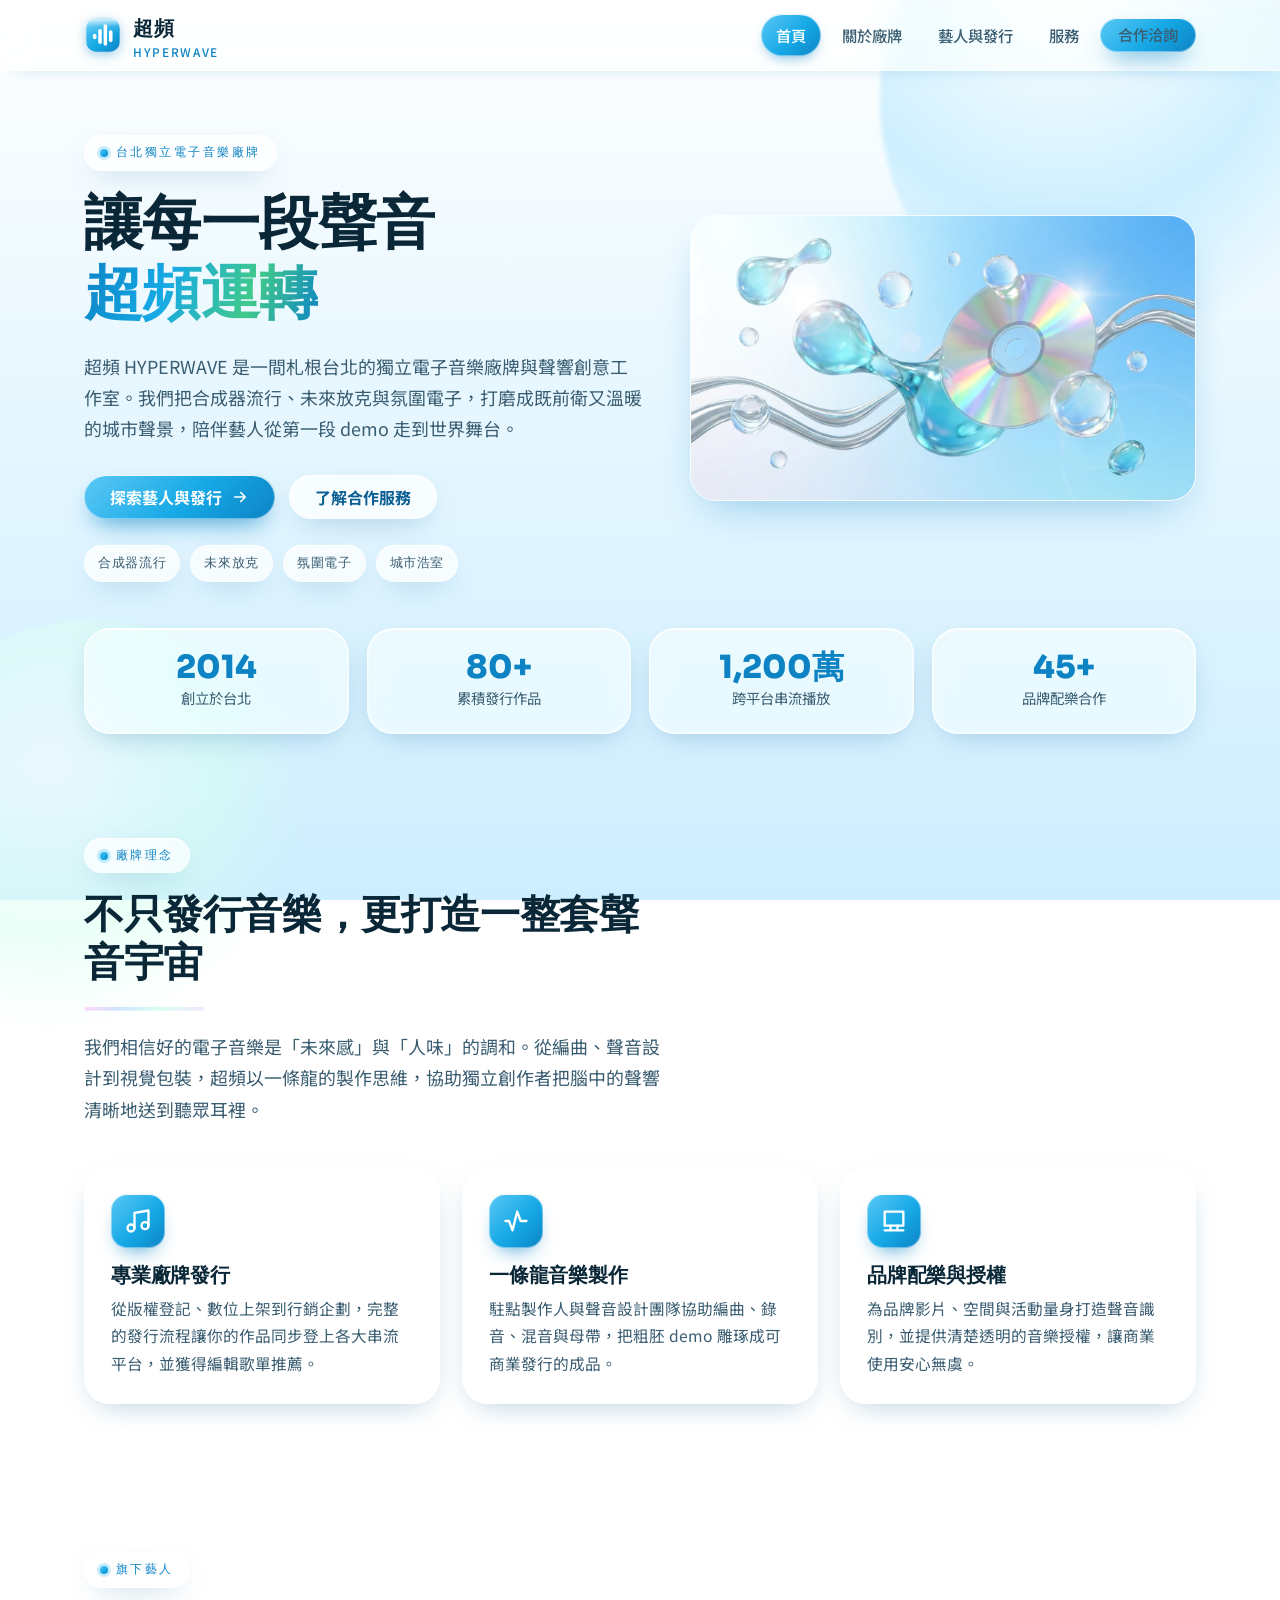
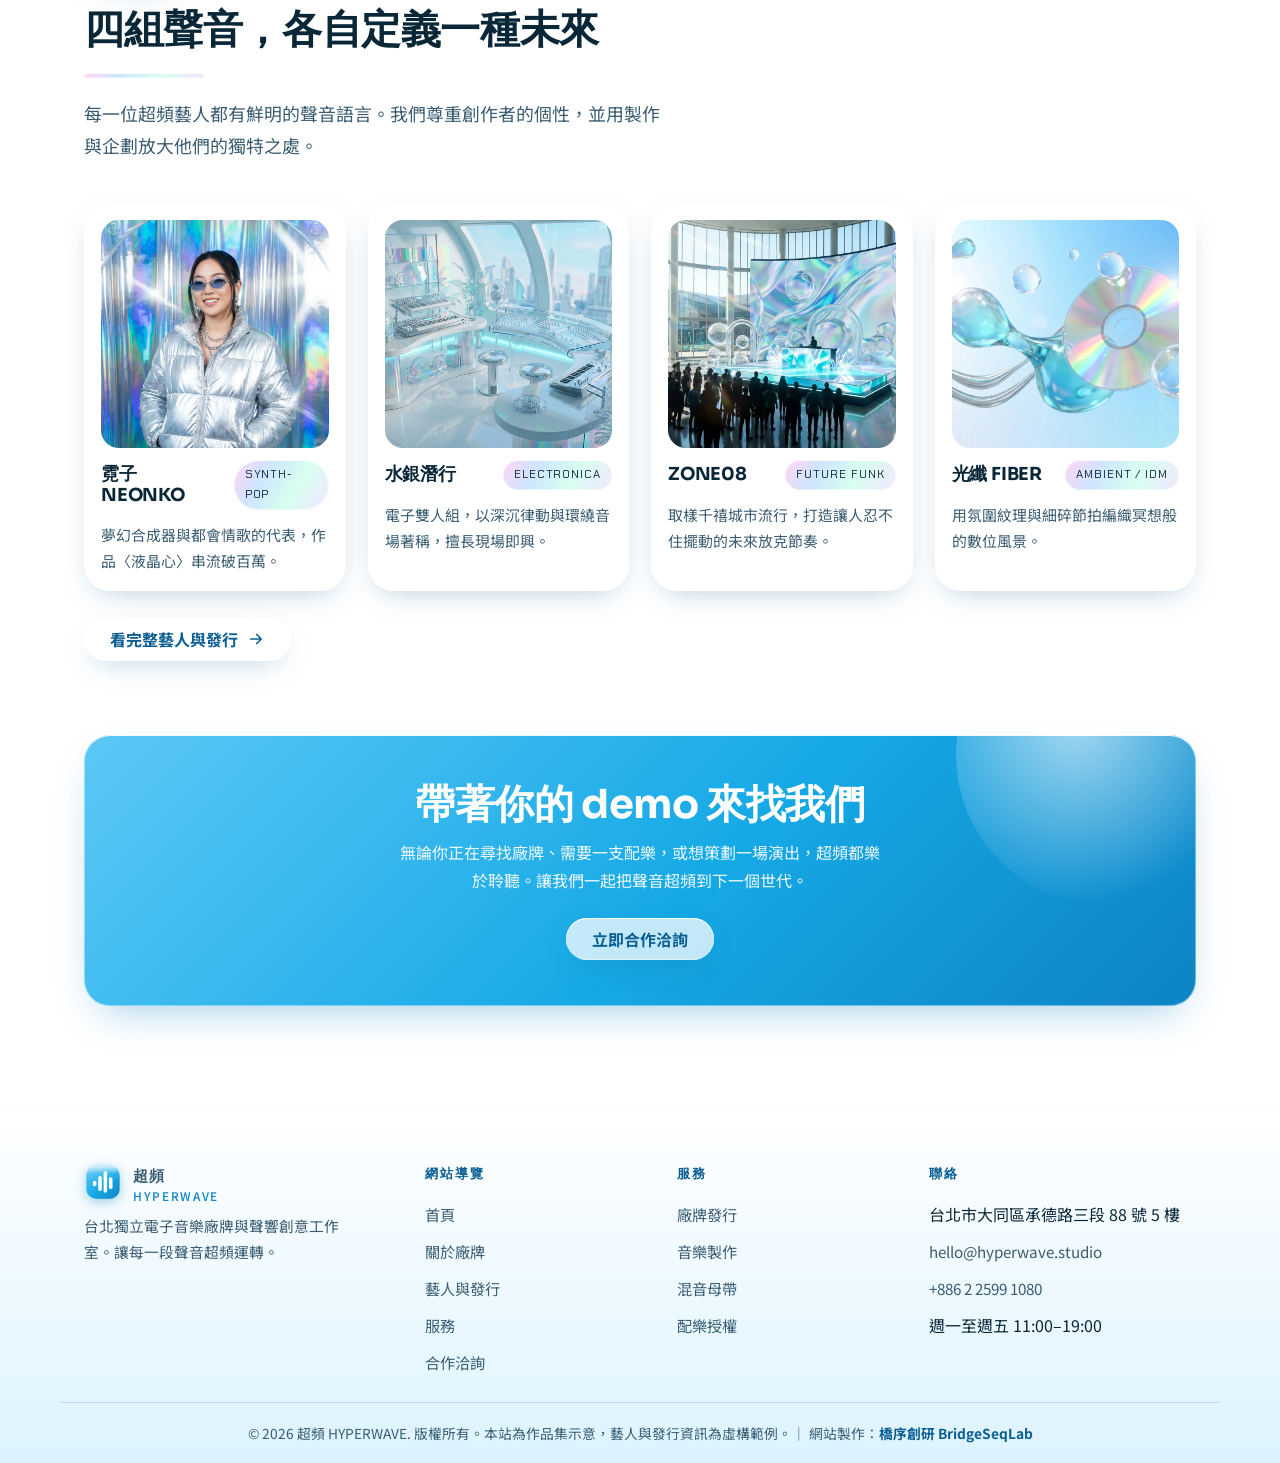
<file: index.html>
<!DOCTYPE html>
<html lang="zh-Hant">
<head>
<meta charset="UTF-8">
<meta name="viewport" content="width=device-width, initial-scale=1">
<title>超頻 HYPERWAVE｜台北獨立電子音樂廠牌與聲響創意工作室</title>
<meta name="description" content="超頻 HYPERWAVE 是位於台北的獨立電子音樂廠牌與聲響創意工作室，專注合成器流行、未來放克與氛圍電子，提供廠牌發行、音樂製作、混音母帶、品牌配樂授權與演出策劃。">
<meta name="keywords" content="電子音樂廠牌,獨立廠牌,台北音樂製作,合成器流行,未來放克,氛圍電子,混音母帶,音樂授權,演出策劃,超頻,HYPERWAVE">
<link rel="canonical" href="https://izzo24.github.io/hyperwave-label/index.html">
<meta property="og:type" content="website">
<meta property="og:locale" content="zh_TW">
<meta property="og:site_name" content="超頻 HYPERWAVE">
<meta property="og:title" content="超頻 HYPERWAVE｜台北獨立電子音樂廠牌與聲響創意工作室">
<meta property="og:description" content="專注合成器流行、未來放克與氛圍電子的台北獨立電子音樂廠牌，提供發行、製作、混音母帶、配樂授權與演出策劃。">
<meta property="og:url" content="https://izzo24.github.io/hyperwave-label/index.html">
<meta property="og:image" content="https://izzo24.github.io/hyperwave-label/images/hero.webp">
<meta name="twitter:card" content="summary_large_image">
<meta name="theme-color" content="#16a9e6">
<link rel="icon" type="image/svg+xml" href="./favicon.svg">
<link rel="preconnect" href="https://fonts.googleapis.com">
<link rel="preconnect" href="https://fonts.gstatic.com" crossorigin>
<link href="https://fonts.googleapis.com/css2?family=Sora:wght@600;700;800&family=Chakra+Petch:wght@500;700&family=Noto+Sans+TC:wght@400;500;700&display=swap" rel="stylesheet">
<link rel="stylesheet" href="./styles.css?v=1">
<script type="application/ld+json">
{
  "@context":"https://schema.org",
  "@graph":[
    {
      "@type":"Organization",
      "@id":"https://izzo24.github.io/hyperwave-label/#org",
      "name":"超頻 HYPERWAVE",
      "alternateName":"HYPERWAVE Records",
      "url":"https://izzo24.github.io/hyperwave-label/",
      "logo":"https://izzo24.github.io/hyperwave-label/favicon.svg",
      "image":"https://izzo24.github.io/hyperwave-label/images/hero.webp",
      "description":"位於台北的獨立電子音樂廠牌與聲響創意工作室，專注合成器流行、未來放克與氛圍電子。",
      "foundingDate":"2014",
      "address":{"@type":"PostalAddress","streetAddress":"承德路三段 88 號 5 樓","addressLocality":"台北市","addressRegion":"大同區","postalCode":"103","addressCountry":"TW"},
      "email":"hello@hyperwave.studio",
      "telephone":"+886-2-2599-1080",
      "sameAs":["https://www.instagram.com/","https://www.youtube.com/"]
    },
    {
      "@type":"WebSite",
      "@id":"https://izzo24.github.io/hyperwave-label/#website",
      "url":"https://izzo24.github.io/hyperwave-label/",
      "name":"超頻 HYPERWAVE",
      "inLanguage":"zh-Hant",
      "publisher":{"@id":"https://izzo24.github.io/hyperwave-label/#org"}
    }
  ]
}
</script>
</head>
<body>
<nav class="nav"><div class="nav-inner">
  <a class="brand" href="./index.html" aria-label="超頻 HYPERWAVE 首頁">
    <svg viewBox="0 0 64 64" aria-hidden="true"><defs><linearGradient id="hwbg" x1="0" y1="0" x2="1" y2="1"><stop offset="0" stop-color="#5cc8f5"/><stop offset=".55" stop-color="#16a9e6"/><stop offset="1" stop-color="#0d83c4"/></linearGradient><linearGradient id="hwgl" x1="0" y1="0" x2="0" y2="1"><stop offset="0" stop-color="#fff" stop-opacity=".85"/><stop offset=".5" stop-color="#fff" stop-opacity=".12"/><stop offset="1" stop-color="#fff" stop-opacity="0"/></linearGradient></defs><rect x="4" y="4" width="56" height="56" rx="16" fill="url(#hwbg)"/><rect x="4" y="4" width="56" height="28" rx="16" fill="url(#hwgl)"/><g fill="#fff"><rect x="15" y="30" width="6" height="9" rx="3"/><rect x="24" y="22" width="6" height="25" rx="3"/><rect x="33" y="14" width="6" height="36" rx="3"/><rect x="42" y="24" width="6" height="20" rx="3"/></g></svg>
    <b>超頻<span>HYPERWAVE</span></b>
  </a>
  <button class="nav-toggle" aria-label="開啟選單" aria-expanded="false"><svg viewBox="0 0 24 24" fill="none" stroke="currentColor" stroke-width="2" stroke-linecap="round"><path d="M3 6h18M3 12h18M3 18h18"/></svg></button>
  <ul class="nav-links">
    <li><a href="./index.html" class="active">首頁</a></li>
    <li><a href="./about.html">關於廠牌</a></li>
    <li><a href="./works.html">藝人與發行</a></li>
    <li><a href="./services.html">服務</a></li>
    <li><a href="./contact.html" class="btn btn-primary" style="padding:9px 18px">合作洽詢</a></li>
  </ul>
</div></nav>

<main>
<!-- HERO -->
<header class="hero"><div class="wrap"><div class="hero-grid">
  <div>
    <span class="eyebrow">台北獨立電子音樂廠牌</span>
    <h1>讓每一段聲音<br><span class="holo">超頻運轉</span></h1>
    <p class="lead">超頻 HYPERWAVE 是一間札根台北的獨立電子音樂廠牌與聲響創意工作室。我們把合成器流行、未來放克與氛圍電子，打磨成既前衛又溫暖的城市聲景，陪伴藝人從第一段 demo 走到世界舞台。</p>
    <div class="hero-cta">
      <a href="./works.html" class="btn btn-primary">探索藝人與發行
        <svg viewBox="0 0 24 24" fill="none" stroke="currentColor" stroke-width="2.2" stroke-linecap="round" stroke-linejoin="round"><path d="M5 12h14M13 6l6 6-6 6"/></svg>
      </a>
      <a href="./services.html" class="btn btn-ghost">了解合作服務</a>
    </div>
    <div class="chips">
      <span class="chip">合成器流行</span>
      <span class="chip">未來放克</span>
      <span class="chip">氛圍電子</span>
      <span class="chip">城市浩室</span>
    </div>
  </div>
  <figure class="hero-figure">
    <img src="./images/hero.webp" alt="超頻 HYPERWAVE 的 Y2K 風格主視覺：漂浮的水藍色光澤造型、全像光碟與液態聲波" width="1280" height="720" fetchpriority="high">
  </figure>
</div>

  <div class="stats">
    <div class="stat glass"><b>2014</b><span>創立於台北</span></div>
    <div class="stat glass"><b>80+</b><span>累積發行作品</span></div>
    <div class="stat glass"><b>1,200萬</b><span>跨平台串流播放</span></div>
    <div class="stat glass"><b>45+</b><span>品牌配樂合作</span></div>
  </div>
</div></header>

<!-- 廠牌理念 -->
<section><div class="wrap">
  <div class="section-head">
    <span class="eyebrow">廠牌理念</span>
    <h2>不只發行音樂，更打造一整套聲音宇宙</h2>
    <div class="holo-rule"></div>
    <p class="lead">我們相信好的電子音樂是「未來感」與「人味」的調和。從編曲、聲音設計到視覺包裝，超頻以一條龍的製作思維，協助獨立創作者把腦中的聲響清晰地送到聽眾耳裡。</p>
  </div>
  <div class="grid g-3">
    <article class="feature glass">
      <div class="ic"><svg viewBox="0 0 24 24" fill="none" stroke="currentColor" stroke-width="2" stroke-linecap="round" stroke-linejoin="round"><path d="M9 18V5l12-2v13"/><circle cx="6" cy="18" r="3"/><circle cx="18" cy="16" r="3"/></svg></div>
      <h3>專業廠牌發行</h3>
      <p>從版權登記、數位上架到行銷企劃，完整的發行流程讓你的作品同步登上各大串流平台，並獲得編輯歌單推薦。</p>
    </article>
    <article class="feature glass">
      <div class="ic"><svg viewBox="0 0 24 24" fill="none" stroke="currentColor" stroke-width="2" stroke-linecap="round" stroke-linejoin="round"><path d="M3 12h3l3 8 4-16 3 8h5"/></svg></div>
      <h3>一條龍音樂製作</h3>
      <p>駐點製作人與聲音設計團隊協助編曲、錄音、混音與母帶，把粗胚 demo 雕琢成可商業發行的成品。</p>
    </article>
    <article class="feature glass">
      <div class="ic"><svg viewBox="0 0 24 24" fill="none" stroke="currentColor" stroke-width="2" stroke-linecap="round" stroke-linejoin="round"><path d="M4 4h16v12H4z"/><path d="M4 20h16M9 16v4M15 16v4"/></svg></div>
      <h3>品牌配樂與授權</h3>
      <p>為品牌影片、空間與活動量身打造聲音識別，並提供清楚透明的音樂授權，讓商業使用安心無虞。</p>
    </article>
  </div>
</div></section>

<!-- 藝人預覽 -->
<section><div class="wrap">
  <div class="section-head">
    <span class="eyebrow">旗下藝人</span>
    <h2>四組聲音，各自定義一種未來</h2>
    <div class="holo-rule"></div>
    <p class="lead">每一位超頻藝人都有鮮明的聲音語言。我們尊重創作者的個性，並用製作與企劃放大他們的獨特之處。</p>
  </div>
  <div class="grid g-4">
    <article class="artist glass">
      <div class="card-media"><img src="./images/artist.webp" alt="超頻藝人 霓子 NEONKO 形象照" width="600" height="600"></div>
      <div class="meta"><h3>霓子 NEONKO</h3><span class="tag">SYNTH-POP</span></div>
      <p>夢幻合成器與都會情歌的代表，作品〈液晶心〉串流破百萬。</p>
    </article>
    <article class="artist glass">
      <div class="card-media"><img src="./images/studio.webp" alt="超頻藝人 水銀潛行 MERCURY DIVE 形象照" width="600" height="600"></div>
      <div class="meta"><h3>水銀潛行</h3><span class="tag">ELECTRONICA</span></div>
      <p>電子雙人組，以深沉律動與環繞音場著稱，擅長現場即興。</p>
    </article>
    <article class="artist glass">
      <div class="card-media"><img src="./images/live.webp" alt="超頻藝人 ZONE08 形象照" width="600" height="600"></div>
      <div class="meta"><h3>ZONE08</h3><span class="tag">FUTURE FUNK</span></div>
      <p>取樣千禧城市流行，打造讓人忍不住擺動的未來放克節奏。</p>
    </article>
    <article class="artist glass">
      <div class="card-media"><img src="./images/hero.webp" alt="超頻藝人 光纖 FIBER 形象照" width="600" height="600"></div>
      <div class="meta"><h3>光纖 FIBER</h3><span class="tag">AMBIENT / IDM</span></div>
      <p>用氛圍紋理與細碎節拍編織冥想般的數位風景。</p>
    </article>
  </div>
  <p style="margin-top:26px"><a href="./works.html" class="btn btn-ghost">看完整藝人與發行
    <svg viewBox="0 0 24 24" fill="none" stroke="currentColor" stroke-width="2.2" stroke-linecap="round" stroke-linejoin="round"><path d="M5 12h14M13 6l6 6-6 6"/></svg>
  </a></p>
</div></section>

<!-- CTA -->
<section style="padding-top:0"><div class="wrap">
  <div class="cta-band">
    <h2>帶著你的 demo 來找我們</h2>
    <p>無論你正在尋找廠牌、需要一支配樂，或想策劃一場演出，超頻都樂於聆聽。讓我們一起把聲音超頻到下一個世代。</p>
    <a href="./contact.html" class="btn btn-ghost">立即合作洽詢</a>
  </div>
</div></section>
</main>

<footer class="footer">
  <div class="footer-inner">
    <div>
      <a class="brand" href="./index.html" aria-label="超頻 HYPERWAVE 首頁">
        <svg viewBox="0 0 64 64" aria-hidden="true"><rect x="4" y="4" width="56" height="56" rx="16" fill="url(#hwbg)"/><rect x="4" y="4" width="56" height="28" rx="16" fill="url(#hwgl)"/><g fill="#fff"><rect x="15" y="30" width="6" height="9" rx="3"/><rect x="24" y="22" width="6" height="25" rx="3"/><rect x="33" y="14" width="6" height="36" rx="3"/><rect x="42" y="24" width="6" height="20" rx="3"/></g></svg>
        <b>超頻<span>HYPERWAVE</span></b>
      </a>
      <p>台北獨立電子音樂廠牌與聲響創意工作室。讓每一段聲音超頻運轉。</p>
    </div>
    <div>
      <h4>網站導覽</h4>
      <ul>
        <li><a href="./index.html">首頁</a></li>
        <li><a href="./about.html">關於廠牌</a></li>
        <li><a href="./works.html">藝人與發行</a></li>
        <li><a href="./services.html">服務</a></li>
        <li><a href="./contact.html">合作洽詢</a></li>
      </ul>
    </div>
    <div>
      <h4>服務</h4>
      <ul>
        <li><a href="./services.html">廠牌發行</a></li>
        <li><a href="./services.html">音樂製作</a></li>
        <li><a href="./services.html">混音母帶</a></li>
        <li><a href="./services.html">配樂授權</a></li>
      </ul>
    </div>
    <div>
      <h4>聯絡</h4>
      <ul>
        <li>台北市大同區承德路三段 88 號 5 樓</li>
        <li><a href="mailto:hello@hyperwave.studio">hello@hyperwave.studio</a></li>
        <li><a href="tel:+886225991080">+886 2 2599 1080</a></li>
        <li>週一至週五 11:00–19:00</li>
      </ul>
    </div>
  </div>
  <div class="footer-bottom">
    © <span id="yr">2026</span> 超頻 HYPERWAVE. 版權所有。本站為作品集示意，藝人與發行資訊為虛構範例。｜ 網站製作：<b>橋序創研 BridgeSeqLab</b>
  </div>
</footer>
<script src="./main.js?v=1"></script>
</body>
</html>
</file>
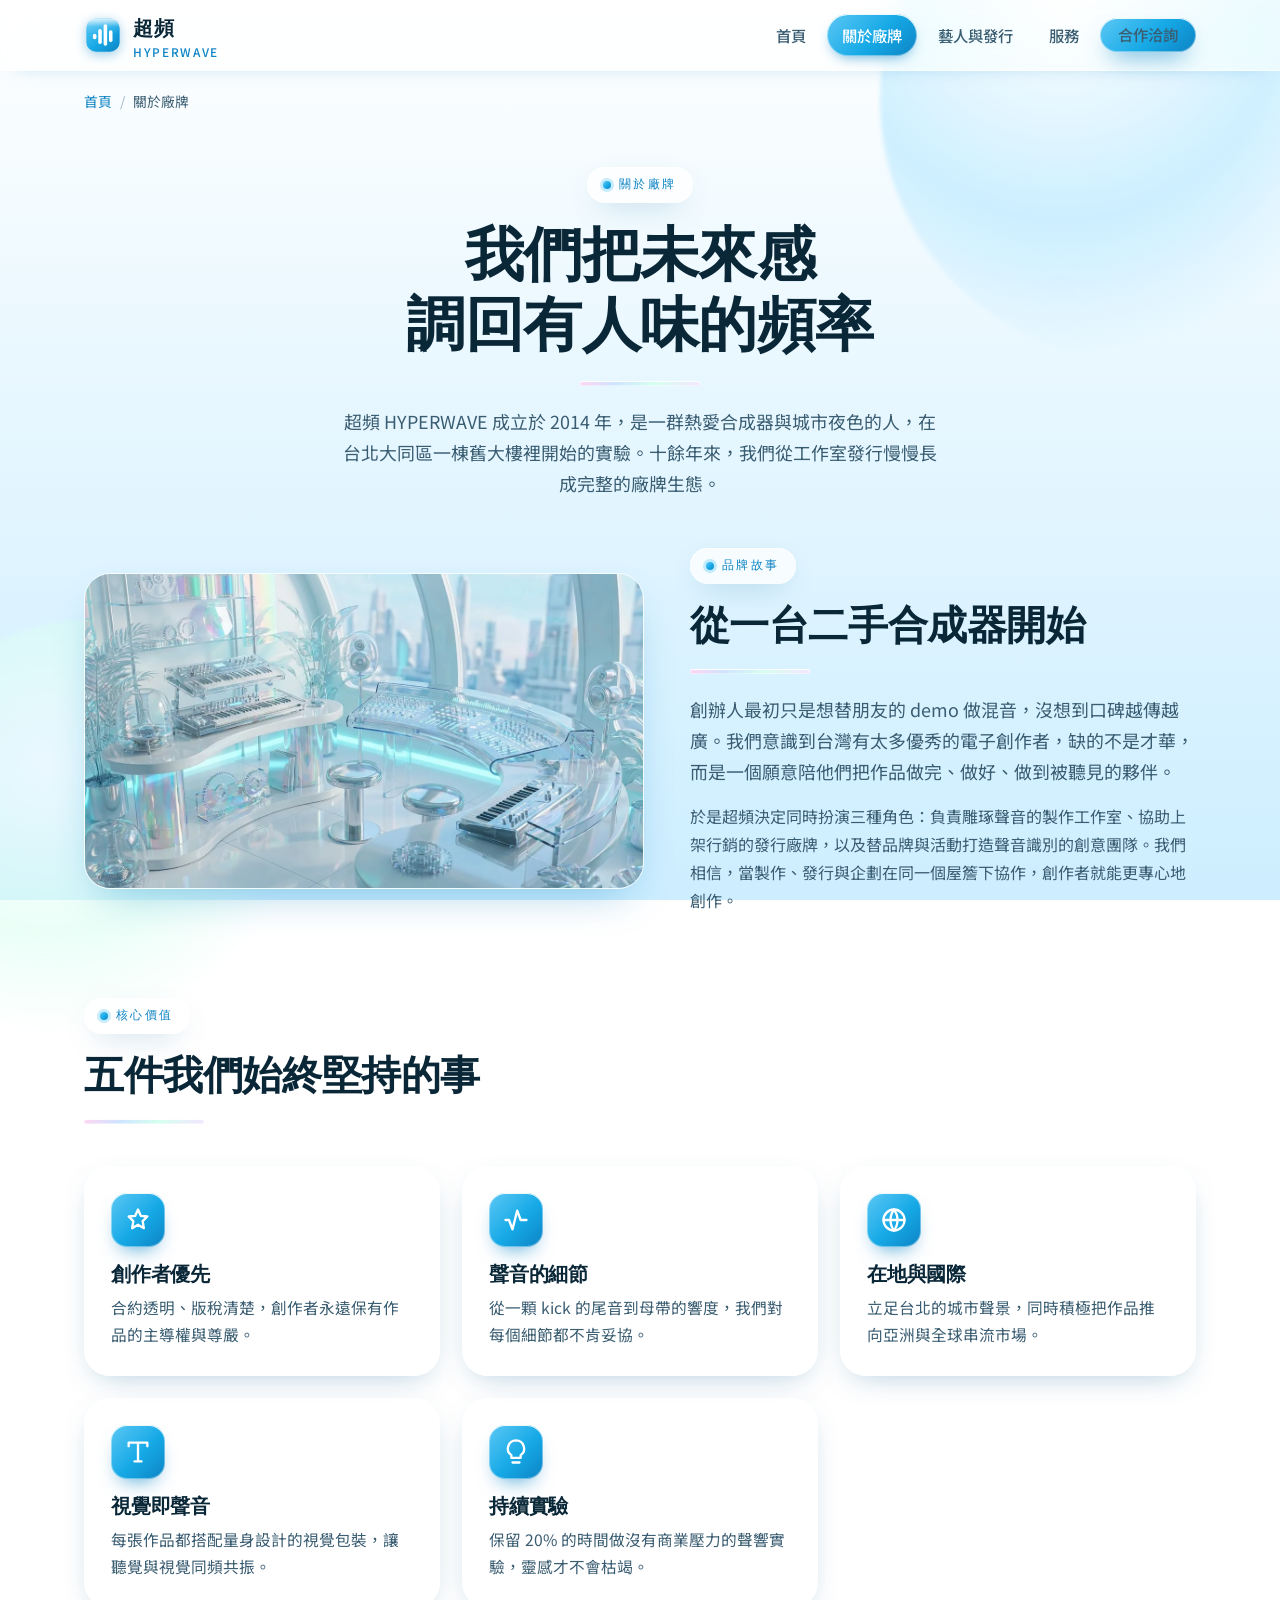
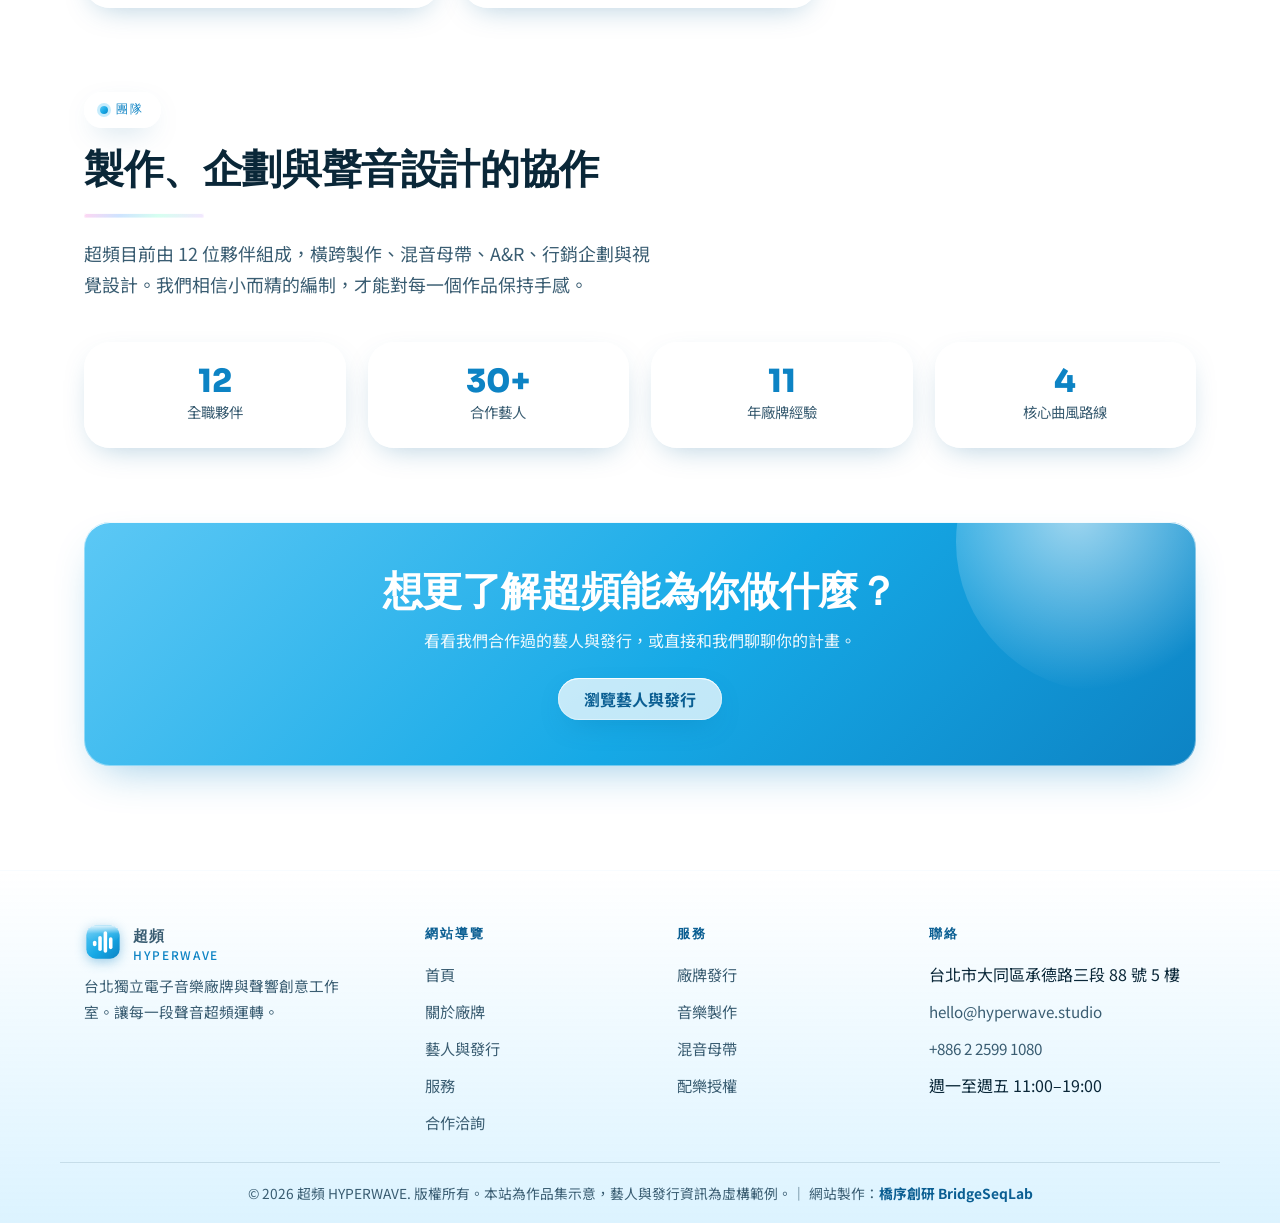
<file: about.html>
<!DOCTYPE html>
<html lang="zh-Hant">
<head>
<meta charset="UTF-8">
<meta name="viewport" content="width=device-width, initial-scale=1">
<title>關於廠牌｜超頻 HYPERWAVE 的故事、團隊與聲音主張</title>
<meta name="description" content="認識超頻 HYPERWAVE：2014 年創立於台北的獨立電子音樂廠牌，由製作人、聲音設計師與企劃組成。了解我們的品牌故事、創作主張與五項核心價值。">
<meta name="keywords" content="超頻HYPERWAVE,廠牌故事,台北電子音樂,音樂團隊,品牌主張,獨立廠牌介紹,聲音設計">
<link rel="canonical" href="https://izzo24.github.io/hyperwave-label/about.html">
<meta property="og:type" content="website">
<meta property="og:locale" content="zh_TW">
<meta property="og:site_name" content="超頻 HYPERWAVE">
<meta property="og:title" content="關於廠牌｜超頻 HYPERWAVE 的故事、團隊與聲音主張">
<meta property="og:description" content="2014 年創立於台北的獨立電子音樂廠牌，認識我們的品牌故事、創作主張與核心價值。">
<meta property="og:url" content="https://izzo24.github.io/hyperwave-label/about.html">
<meta property="og:image" content="https://izzo24.github.io/hyperwave-label/images/studio.webp">
<meta name="twitter:card" content="summary_large_image">
<meta name="theme-color" content="#16a9e6">
<link rel="icon" type="image/svg+xml" href="./favicon.svg">
<link rel="preconnect" href="https://fonts.googleapis.com">
<link rel="preconnect" href="https://fonts.gstatic.com" crossorigin>
<link href="https://fonts.googleapis.com/css2?family=Sora:wght@600;700;800&family=Chakra+Petch:wght@500;700&family=Noto+Sans+TC:wght@400;500;700&display=swap" rel="stylesheet">
<link rel="stylesheet" href="./styles.css?v=1">
<script type="application/ld+json">
{
  "@context":"https://schema.org",
  "@graph":[
    {
      "@type":"AboutPage",
      "@id":"https://izzo24.github.io/hyperwave-label/about.html#about",
      "url":"https://izzo24.github.io/hyperwave-label/about.html",
      "name":"關於廠牌｜超頻 HYPERWAVE",
      "inLanguage":"zh-Hant",
      "about":{"@id":"https://izzo24.github.io/hyperwave-label/#org"},
      "isPartOf":{"@id":"https://izzo24.github.io/hyperwave-label/#website"}
    },
    {
      "@type":"Organization",
      "@id":"https://izzo24.github.io/hyperwave-label/#org",
      "name":"超頻 HYPERWAVE",
      "url":"https://izzo24.github.io/hyperwave-label/",
      "logo":"https://izzo24.github.io/hyperwave-label/favicon.svg",
      "foundingDate":"2014",
      "foundingLocation":"台北市",
      "numberOfEmployees":"12",
      "description":"位於台北的獨立電子音樂廠牌與聲響創意工作室。"
    },
    {
      "@type":"BreadcrumbList",
      "itemListElement":[
        {"@type":"ListItem","position":1,"name":"首頁","item":"https://izzo24.github.io/hyperwave-label/index.html"},
        {"@type":"ListItem","position":2,"name":"關於廠牌","item":"https://izzo24.github.io/hyperwave-label/about.html"}
      ]
    }
  ]
}
</script>
</head>
<body>
<nav class="nav"><div class="nav-inner">
  <a class="brand" href="./index.html" aria-label="超頻 HYPERWAVE 首頁">
    <svg viewBox="0 0 64 64" aria-hidden="true"><defs><linearGradient id="hwbg" x1="0" y1="0" x2="1" y2="1"><stop offset="0" stop-color="#5cc8f5"/><stop offset=".55" stop-color="#16a9e6"/><stop offset="1" stop-color="#0d83c4"/></linearGradient><linearGradient id="hwgl" x1="0" y1="0" x2="0" y2="1"><stop offset="0" stop-color="#fff" stop-opacity=".85"/><stop offset=".5" stop-color="#fff" stop-opacity=".12"/><stop offset="1" stop-color="#fff" stop-opacity="0"/></linearGradient></defs><rect x="4" y="4" width="56" height="56" rx="16" fill="url(#hwbg)"/><rect x="4" y="4" width="56" height="28" rx="16" fill="url(#hwgl)"/><g fill="#fff"><rect x="15" y="30" width="6" height="9" rx="3"/><rect x="24" y="22" width="6" height="25" rx="3"/><rect x="33" y="14" width="6" height="36" rx="3"/><rect x="42" y="24" width="6" height="20" rx="3"/></g></svg>
    <b>超頻<span>HYPERWAVE</span></b>
  </a>
  <button class="nav-toggle" aria-label="開啟選單" aria-expanded="false"><svg viewBox="0 0 24 24" fill="none" stroke="currentColor" stroke-width="2" stroke-linecap="round"><path d="M3 6h18M3 12h18M3 18h18"/></svg></button>
  <ul class="nav-links">
    <li><a href="./index.html">首頁</a></li>
    <li><a href="./about.html" class="active">關於廠牌</a></li>
    <li><a href="./works.html">藝人與發行</a></li>
    <li><a href="./services.html">服務</a></li>
    <li><a href="./contact.html" class="btn btn-primary" style="padding:9px 18px">合作洽詢</a></li>
  </ul>
</div></nav>

<div class="wrap"><nav class="crumb" aria-label="麵包屑"><a href="./index.html">首頁</a><span>/</span>關於廠牌</nav></div>

<main>
<header class="page-hero"><div class="wrap">
  <span class="eyebrow">關於廠牌</span>
  <h1>我們把未來感<br>調回有人味的頻率</h1>
  <div class="holo-rule"></div>
  <p class="lead">超頻 HYPERWAVE 成立於 2014 年，是一群熱愛合成器與城市夜色的人，在台北大同區一棟舊大樓裡開始的實驗。十餘年來，我們從工作室發行慢慢長成完整的廠牌生態。</p>
</div></header>

<section style="padding-top:30px"><div class="wrap"><div class="hero-grid">
  <figure class="hero-figure"><img src="./images/studio.webp" alt="超頻 HYPERWAVE 位於台北的錄音與製作工作室，充滿光澤質感的合成器與器材" width="1200" height="896"></figure>
  <div>
    <span class="eyebrow">品牌故事</span>
    <h2>從一台二手合成器開始</h2>
    <div class="holo-rule"></div>
    <p class="lead">創辦人最初只是想替朋友的 demo 做混音，沒想到口碑越傳越廣。我們意識到台灣有太多優秀的電子創作者，缺的不是才華，而是一個願意陪他們把作品做完、做好、做到被聽見的夥伴。</p>
    <p style="margin-top:14px;color:var(--ink-soft)">於是超頻決定同時扮演三種角色：負責雕琢聲音的製作工作室、協助上架行銷的發行廠牌，以及替品牌與活動打造聲音識別的創意團隊。我們相信，當製作、發行與企劃在同一個屋簷下協作，創作者就能更專心地創作。</p>
  </div>
</div></div></section>

<section style="padding-top:10px"><div class="wrap">
  <div class="section-head">
    <span class="eyebrow">核心價值</span>
    <h2>五件我們始終堅持的事</h2>
    <div class="holo-rule"></div>
  </div>
  <div class="grid g-3">
    <article class="feature glass"><div class="ic"><svg viewBox="0 0 24 24" fill="none" stroke="currentColor" stroke-width="2" stroke-linecap="round" stroke-linejoin="round"><path d="M12 3l2.5 5.5L20 9l-4 4 1 6-5-3-5 3 1-6-4-4 5.5-.5z"/></svg></div><h3>創作者優先</h3><p>合約透明、版稅清楚，創作者永遠保有作品的主導權與尊嚴。</p></article>
    <article class="feature glass"><div class="ic"><svg viewBox="0 0 24 24" fill="none" stroke="currentColor" stroke-width="2" stroke-linecap="round" stroke-linejoin="round"><path d="M3 12h3l3 8 4-16 3 8h5"/></svg></div><h3>聲音的細節</h3><p>從一顆 kick 的尾音到母帶的響度，我們對每個細節都不肯妥協。</p></article>
    <article class="feature glass"><div class="ic"><svg viewBox="0 0 24 24" fill="none" stroke="currentColor" stroke-width="2" stroke-linecap="round" stroke-linejoin="round"><circle cx="12" cy="12" r="9"/><path d="M3 12h18M12 3a15 15 0 0 1 0 18M12 3a15 15 0 0 0 0 18"/></svg></div><h3>在地與國際</h3><p>立足台北的城市聲景，同時積極把作品推向亞洲與全球串流市場。</p></article>
    <article class="feature glass"><div class="ic"><svg viewBox="0 0 24 24" fill="none" stroke="currentColor" stroke-width="2" stroke-linecap="round" stroke-linejoin="round"><path d="M4 7V4h16v3M9 20h6M12 4v16"/></svg></div><h3>視覺即聲音</h3><p>每張作品都搭配量身設計的視覺包裝，讓聽覺與視覺同頻共振。</p></article>
    <article class="feature glass"><div class="ic"><svg viewBox="0 0 24 24" fill="none" stroke="currentColor" stroke-width="2" stroke-linecap="round" stroke-linejoin="round"><path d="M12 2a7 7 0 0 0-4 12.7V17h8v-2.3A7 7 0 0 0 12 2zM9 21h6"/></svg></div><h3>持續實驗</h3><p>保留 20% 的時間做沒有商業壓力的聲響實驗，靈感才不會枯竭。</p></article>
  </div>
</div></section>

<section style="padding-top:10px"><div class="wrap">
  <div class="section-head">
    <span class="eyebrow">團隊</span>
    <h2>製作、企劃與聲音設計的協作</h2>
    <div class="holo-rule"></div>
    <p class="lead">超頻目前由 12 位夥伴組成，橫跨製作、混音母帶、A&R、行銷企劃與視覺設計。我們相信小而精的編制，才能對每一個作品保持手感。</p>
  </div>
  <div class="grid g-4">
    <div class="stat glass"><b>12</b><span>全職夥伴</span></div>
    <div class="stat glass"><b>30+</b><span>合作藝人</span></div>
    <div class="stat glass"><b>11</b><span>年廠牌經驗</span></div>
    <div class="stat glass"><b>4</b><span>核心曲風路線</span></div>
  </div>
</div></section>

<section style="padding-top:0"><div class="wrap"><div class="cta-band">
  <h2>想更了解超頻能為你做什麼？</h2>
  <p>看看我們合作過的藝人與發行，或直接和我們聊聊你的計畫。</p>
  <a href="./works.html" class="btn btn-ghost">瀏覽藝人與發行</a>
</div></div></section>
</main>

<footer class="footer">
  <div class="footer-inner">
    <div>
      <a class="brand" href="./index.html" aria-label="超頻 HYPERWAVE 首頁">
        <svg viewBox="0 0 64 64" aria-hidden="true"><rect x="4" y="4" width="56" height="56" rx="16" fill="url(#hwbg)"/><rect x="4" y="4" width="56" height="28" rx="16" fill="url(#hwgl)"/><g fill="#fff"><rect x="15" y="30" width="6" height="9" rx="3"/><rect x="24" y="22" width="6" height="25" rx="3"/><rect x="33" y="14" width="6" height="36" rx="3"/><rect x="42" y="24" width="6" height="20" rx="3"/></g></svg>
        <b>超頻<span>HYPERWAVE</span></b>
      </a>
      <p>台北獨立電子音樂廠牌與聲響創意工作室。讓每一段聲音超頻運轉。</p>
    </div>
    <div><h4>網站導覽</h4><ul><li><a href="./index.html">首頁</a></li><li><a href="./about.html">關於廠牌</a></li><li><a href="./works.html">藝人與發行</a></li><li><a href="./services.html">服務</a></li><li><a href="./contact.html">合作洽詢</a></li></ul></div>
    <div><h4>服務</h4><ul><li><a href="./services.html">廠牌發行</a></li><li><a href="./services.html">音樂製作</a></li><li><a href="./services.html">混音母帶</a></li><li><a href="./services.html">配樂授權</a></li></ul></div>
    <div><h4>聯絡</h4><ul><li>台北市大同區承德路三段 88 號 5 樓</li><li><a href="mailto:hello@hyperwave.studio">hello@hyperwave.studio</a></li><li><a href="tel:+886225991080">+886 2 2599 1080</a></li><li>週一至週五 11:00–19:00</li></ul></div>
  </div>
  <div class="footer-bottom">© <span id="yr">2026</span> 超頻 HYPERWAVE. 版權所有。本站為作品集示意，藝人與發行資訊為虛構範例。｜ 網站製作：<b>橋序創研 BridgeSeqLab</b></div>
</footer>
<script src="./main.js?v=1"></script>
</body>
</html>
</file>
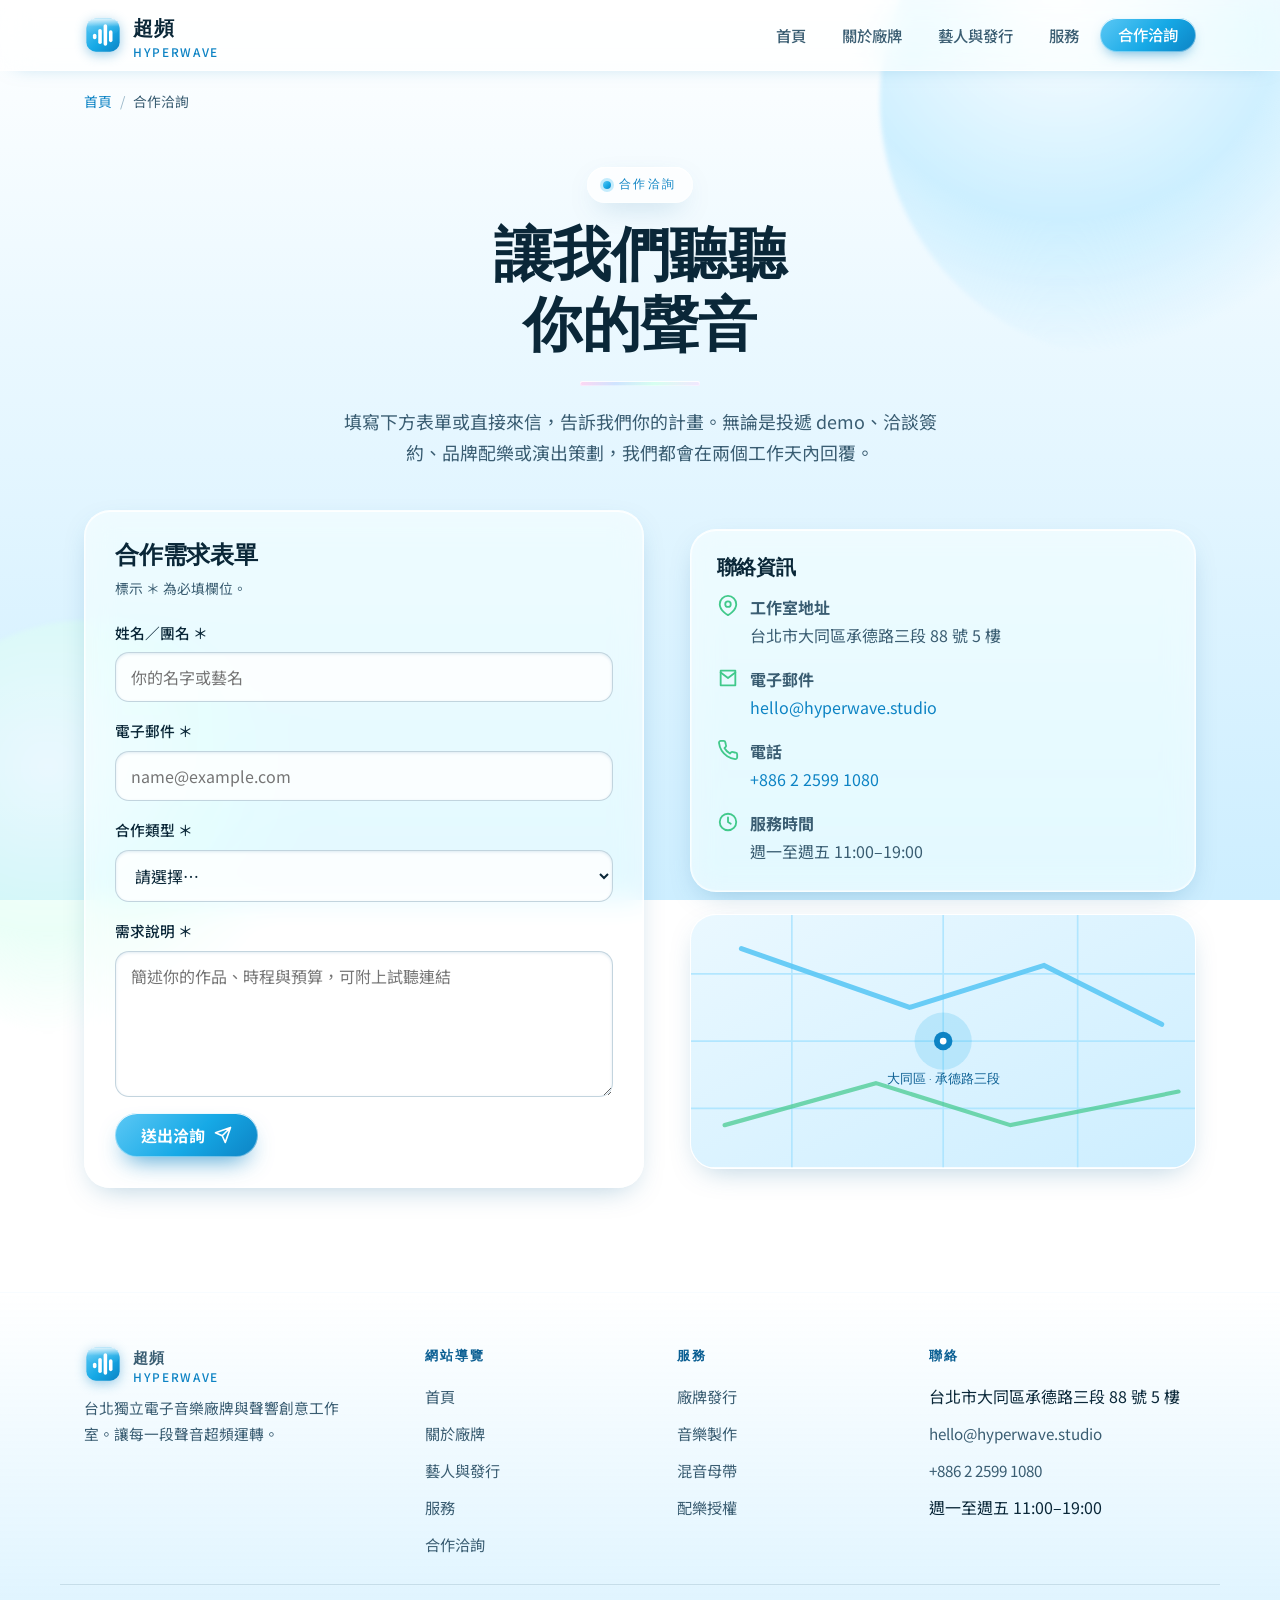
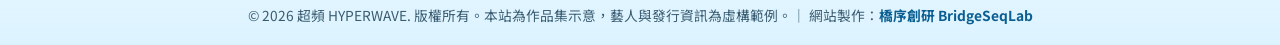
<file: contact.html>
<!DOCTYPE html>
<html lang="zh-Hant">
<head>
<meta charset="UTF-8">
<meta name="viewport" content="width=device-width, initial-scale=1">
<title>合作洽詢｜聯絡超頻 HYPERWAVE</title>
<meta name="description" content="與超頻 HYPERWAVE 聯絡：投遞 demo、洽談廠牌簽約、品牌配樂或演出策劃。地址位於台北市大同區承德路三段，週一至週五 11:00–19:00。">
<meta name="keywords" content="聯絡超頻,投遞demo,音樂合作洽詢,台北錄音室聯絡,廠牌簽約,品牌配樂洽詢">
<link rel="canonical" href="https://izzo24.github.io/hyperwave-label/contact.html">
<meta property="og:type" content="website">
<meta property="og:locale" content="zh_TW">
<meta property="og:site_name" content="超頻 HYPERWAVE">
<meta property="og:title" content="合作洽詢｜聯絡超頻 HYPERWAVE">
<meta property="og:description" content="投遞 demo、洽談廠牌簽約、品牌配樂或演出策劃，與超頻 HYPERWAVE 聯絡。">
<meta property="og:url" content="https://izzo24.github.io/hyperwave-label/contact.html">
<meta property="og:image" content="https://izzo24.github.io/hyperwave-label/images/release.webp">
<meta name="twitter:card" content="summary_large_image">
<meta name="theme-color" content="#16a9e6">
<link rel="icon" type="image/svg+xml" href="./favicon.svg">
<link rel="preconnect" href="https://fonts.googleapis.com">
<link rel="preconnect" href="https://fonts.gstatic.com" crossorigin>
<link href="https://fonts.googleapis.com/css2?family=Sora:wght@600;700;800&family=Chakra+Petch:wght@500;700&family=Noto+Sans+TC:wght@400;500;700&display=swap" rel="stylesheet">
<link rel="stylesheet" href="./styles.css?v=1">
<script type="application/ld+json">
{
  "@context":"https://schema.org",
  "@graph":[
    {
      "@type":"ContactPage",
      "@id":"https://izzo24.github.io/hyperwave-label/contact.html#contact",
      "url":"https://izzo24.github.io/hyperwave-label/contact.html",
      "name":"合作洽詢｜超頻 HYPERWAVE",
      "inLanguage":"zh-Hant",
      "isPartOf":{"@id":"https://izzo24.github.io/hyperwave-label/#website"}
    },
    {
      "@type":"MusicGroup",
      "@id":"https://izzo24.github.io/hyperwave-label/#org",
      "name":"超頻 HYPERWAVE",
      "url":"https://izzo24.github.io/hyperwave-label/",
      "logo":"https://izzo24.github.io/hyperwave-label/favicon.svg",
      "email":"hello@hyperwave.studio",
      "telephone":"+886-2-2599-1080",
      "address":{"@type":"PostalAddress","streetAddress":"承德路三段 88 號 5 樓","addressLocality":"台北市","addressRegion":"大同區","postalCode":"103","addressCountry":"TW"},
      "openingHours":"Mo-Fr 11:00-19:00"
    },
    {
      "@type":"BreadcrumbList",
      "itemListElement":[
        {"@type":"ListItem","position":1,"name":"首頁","item":"https://izzo24.github.io/hyperwave-label/index.html"},
        {"@type":"ListItem","position":2,"name":"合作洽詢","item":"https://izzo24.github.io/hyperwave-label/contact.html"}
      ]
    }
  ]
}
</script>
</head>
<body>
<nav class="nav"><div class="nav-inner">
  <a class="brand" href="./index.html" aria-label="超頻 HYPERWAVE 首頁">
    <svg viewBox="0 0 64 64" aria-hidden="true"><defs><linearGradient id="hwbg" x1="0" y1="0" x2="1" y2="1"><stop offset="0" stop-color="#5cc8f5"/><stop offset=".55" stop-color="#16a9e6"/><stop offset="1" stop-color="#0d83c4"/></linearGradient><linearGradient id="hwgl" x1="0" y1="0" x2="0" y2="1"><stop offset="0" stop-color="#fff" stop-opacity=".85"/><stop offset=".5" stop-color="#fff" stop-opacity=".12"/><stop offset="1" stop-color="#fff" stop-opacity="0"/></linearGradient></defs><rect x="4" y="4" width="56" height="56" rx="16" fill="url(#hwbg)"/><rect x="4" y="4" width="56" height="28" rx="16" fill="url(#hwgl)"/><g fill="#fff"><rect x="15" y="30" width="6" height="9" rx="3"/><rect x="24" y="22" width="6" height="25" rx="3"/><rect x="33" y="14" width="6" height="36" rx="3"/><rect x="42" y="24" width="6" height="20" rx="3"/></g></svg>
    <b>超頻<span>HYPERWAVE</span></b>
  </a>
  <button class="nav-toggle" aria-label="開啟選單" aria-expanded="false"><svg viewBox="0 0 24 24" fill="none" stroke="currentColor" stroke-width="2" stroke-linecap="round"><path d="M3 6h18M3 12h18M3 18h18"/></svg></button>
  <ul class="nav-links">
    <li><a href="./index.html">首頁</a></li>
    <li><a href="./about.html">關於廠牌</a></li>
    <li><a href="./works.html">藝人與發行</a></li>
    <li><a href="./services.html">服務</a></li>
    <li><a href="./contact.html" class="btn btn-primary active" style="padding:9px 18px">合作洽詢</a></li>
  </ul>
</div></nav>

<div class="wrap"><nav class="crumb" aria-label="麵包屑"><a href="./index.html">首頁</a><span>/</span>合作洽詢</nav></div>

<main>
<header class="page-hero"><div class="wrap">
  <span class="eyebrow">合作洽詢</span>
  <h1>讓我們聽聽<br>你的聲音</h1>
  <div class="holo-rule"></div>
  <p class="lead">填寫下方表單或直接來信，告訴我們你的計畫。無論是投遞 demo、洽談簽約、品牌配樂或演出策劃，我們都會在兩個工作天內回覆。</p>
</div></header>

<section style="padding-top:24px"><div class="wrap"><div class="hero-grid">
  <div class="glass" style="padding:30px">
    <h2 style="font-size:1.5rem;margin-bottom:6px">合作需求表單</h2>
    <p class="note" style="margin-bottom:20px">標示 ＊ 為必填欄位。</p>
    <form id="contactForm" novalidate>
      <div class="field"><label for="name">姓名／團名 ＊</label><input id="name" name="name" type="text" required autocomplete="name" placeholder="你的名字或藝名"></div>
      <div class="field"><label for="email">電子郵件 ＊</label><input id="email" name="email" type="email" required autocomplete="email" placeholder="name@example.com"></div>
      <div class="field"><label for="topic">合作類型 ＊</label>
        <select id="topic" name="topic" required>
          <option value="">請選擇…</option>
          <option>投遞 demo／廠牌簽約</option>
          <option>單曲或專輯製作</option>
          <option>混音與母帶</option>
          <option>品牌配樂與授權</option>
          <option>演出策劃</option>
          <option>其他</option>
        </select>
      </div>
      <div class="field"><label for="msg">需求說明 ＊</label><textarea id="msg" name="msg" rows="5" required placeholder="簡述你的作品、時程與預算，可附上試聽連結"></textarea></div>
      <button type="submit" class="btn btn-primary">送出洽詢
        <svg viewBox="0 0 24 24" fill="none" stroke="currentColor" stroke-width="2.2" stroke-linecap="round" stroke-linejoin="round"><path d="M22 2 11 13M22 2l-7 20-4-9-9-4z"/></svg>
      </button>
      <p id="formOk" class="note" hidden style="margin-top:14px;color:var(--lime-deep);font-weight:700">已收到你的訊息，我們會盡快與你聯絡！（此為示意表單，不會實際送出）</p>
    </form>
  </div>
  <div>
    <div class="glass" style="padding:26px;margin-bottom:22px">
      <h3 style="margin-bottom:14px">聯絡資訊</h3>
      <ul class="ticks" style="gap:16px">
        <li><svg viewBox="0 0 24 24" fill="none" stroke="currentColor" stroke-width="2" stroke-linecap="round" stroke-linejoin="round"><path d="M21 10c0 7-9 12-9 12s-9-5-9-12a9 9 0 0 1 18 0z"/><circle cx="12" cy="10" r="3"/></svg><span><b>工作室地址</b><br>台北市大同區承德路三段 88 號 5 樓</span></li>
        <li><svg viewBox="0 0 24 24" fill="none" stroke="currentColor" stroke-width="2" stroke-linecap="round" stroke-linejoin="round"><path d="M4 4h16v16H4z"/><path d="m4 6 8 6 8-6"/></svg><span><b>電子郵件</b><br><a href="mailto:hello@hyperwave.studio">hello@hyperwave.studio</a></span></li>
        <li><svg viewBox="0 0 24 24" fill="none" stroke="currentColor" stroke-width="2" stroke-linecap="round" stroke-linejoin="round"><path d="M22 16.9v3a2 2 0 0 1-2.2 2 19.8 19.8 0 0 1-8.6-3 19.5 19.5 0 0 1-6-6 19.8 19.8 0 0 1-3-8.6A2 2 0 0 1 4.1 2h3a2 2 0 0 1 2 1.7c.1 1 .4 2 .7 2.9a2 2 0 0 1-.4 2.1L8.1 9.9a16 16 0 0 0 6 6l1.2-1.2a2 2 0 0 1 2.1-.5c1 .3 1.9.6 2.9.7a2 2 0 0 1 1.7 2z"/></svg><span><b>電話</b><br><a href="tel:+886225991080">+886 2 2599 1080</a></span></li>
        <li><svg viewBox="0 0 24 24" fill="none" stroke="currentColor" stroke-width="2" stroke-linecap="round" stroke-linejoin="round"><circle cx="12" cy="12" r="9"/><path d="M12 7v5l3 2"/></svg><span><b>服務時間</b><br>週一至週五 11:00–19:00</span></li>
      </ul>
    </div>
    <figure class="glass" style="padding:0;overflow:hidden">
      <svg viewBox="0 0 600 300" role="img" aria-label="超頻 HYPERWAVE 位於台北市大同區的位置示意圖" style="display:block;width:100%;height:auto">
        <defs><linearGradient id="mp" x1="0" y1="0" x2="1" y2="1"><stop offset="0" stop-color="#eaf8ff"/><stop offset="1" stop-color="#cdeeff"/></linearGradient></defs>
        <rect width="600" height="300" fill="url(#mp)"/>
        <g stroke="#a6e3ff" stroke-width="2" opacity=".8"><path d="M0 70h600M0 150h600M0 230h600M120 0v300M300 0v300M460 0v300"/></g>
        <path d="M60 40 L260 110 L420 60 L560 130" fill="none" stroke="#5cc8f5" stroke-width="6" stroke-linecap="round" opacity=".9"/>
        <path d="M40 250 L220 200 L380 250 L580 210" fill="none" stroke="#41c98b" stroke-width="5" stroke-linecap="round" opacity=".7"/>
        <g transform="translate(300,150)"><circle r="34" fill="#16a9e6" opacity=".18"/><circle r="11" fill="#0d83c4"/><circle r="4" fill="#fff"/></g>
        <text x="300" y="200" text-anchor="middle" font-family="Chakra Petch, sans-serif" font-size="15" fill="#0a5e92">大同區 · 承德路三段</text>
      </svg>
    </figure>
  </div>
</div></div></section>
</main>

<footer class="footer">
  <div class="footer-inner">
    <div>
      <a class="brand" href="./index.html" aria-label="超頻 HYPERWAVE 首頁">
        <svg viewBox="0 0 64 64" aria-hidden="true"><rect x="4" y="4" width="56" height="56" rx="16" fill="url(#hwbg)"/><rect x="4" y="4" width="56" height="28" rx="16" fill="url(#hwgl)"/><g fill="#fff"><rect x="15" y="30" width="6" height="9" rx="3"/><rect x="24" y="22" width="6" height="25" rx="3"/><rect x="33" y="14" width="6" height="36" rx="3"/><rect x="42" y="24" width="6" height="20" rx="3"/></g></svg>
        <b>超頻<span>HYPERWAVE</span></b>
      </a>
      <p>台北獨立電子音樂廠牌與聲響創意工作室。讓每一段聲音超頻運轉。</p>
    </div>
    <div><h4>網站導覽</h4><ul><li><a href="./index.html">首頁</a></li><li><a href="./about.html">關於廠牌</a></li><li><a href="./works.html">藝人與發行</a></li><li><a href="./services.html">服務</a></li><li><a href="./contact.html">合作洽詢</a></li></ul></div>
    <div><h4>服務</h4><ul><li><a href="./services.html">廠牌發行</a></li><li><a href="./services.html">音樂製作</a></li><li><a href="./services.html">混音母帶</a></li><li><a href="./services.html">配樂授權</a></li></ul></div>
    <div><h4>聯絡</h4><ul><li>台北市大同區承德路三段 88 號 5 樓</li><li><a href="mailto:hello@hyperwave.studio">hello@hyperwave.studio</a></li><li><a href="tel:+886225991080">+886 2 2599 1080</a></li><li>週一至週五 11:00–19:00</li></ul></div>
  </div>
  <div class="footer-bottom">© <span id="yr">2026</span> 超頻 HYPERWAVE. 版權所有。本站為作品集示意，藝人與發行資訊為虛構範例。｜ 網站製作：<b>橋序創研 BridgeSeqLab</b></div>
</footer>
<script src="./main.js?v=1"></script>
</body>
</html>
</file>
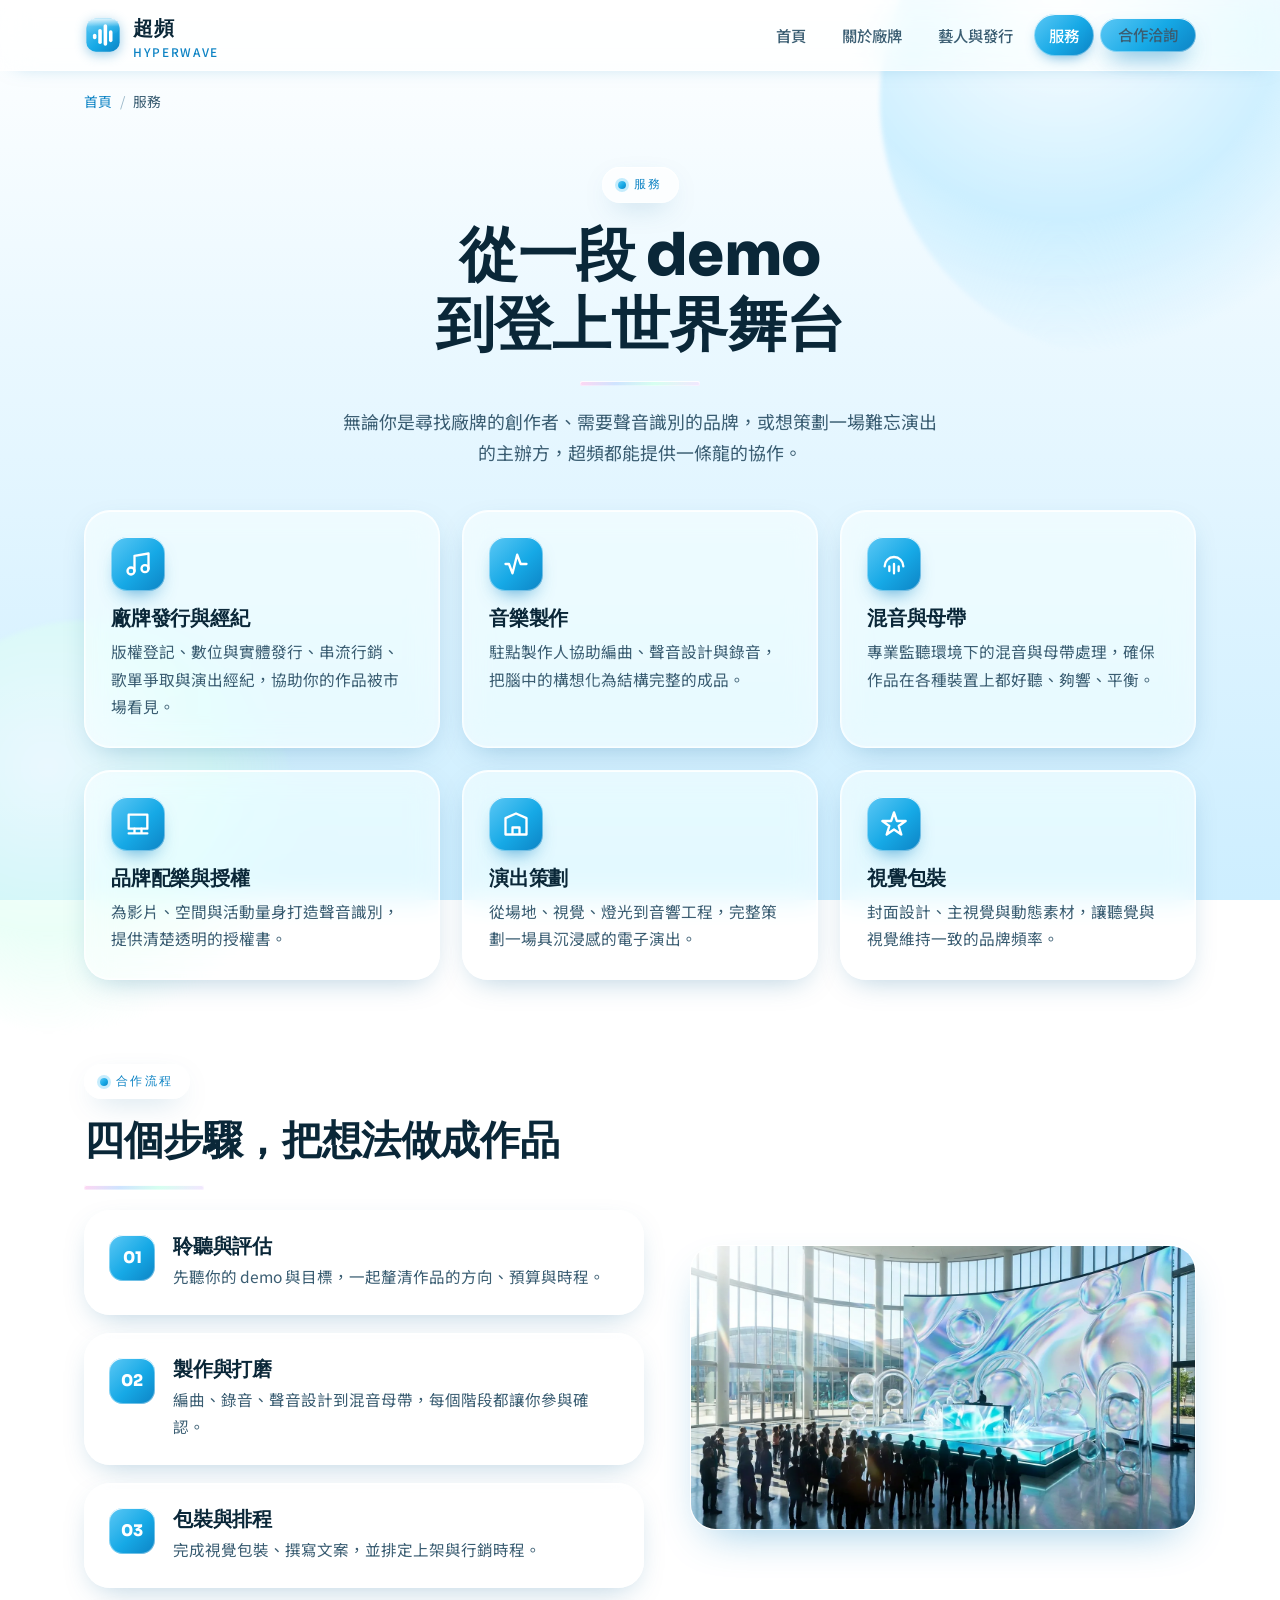
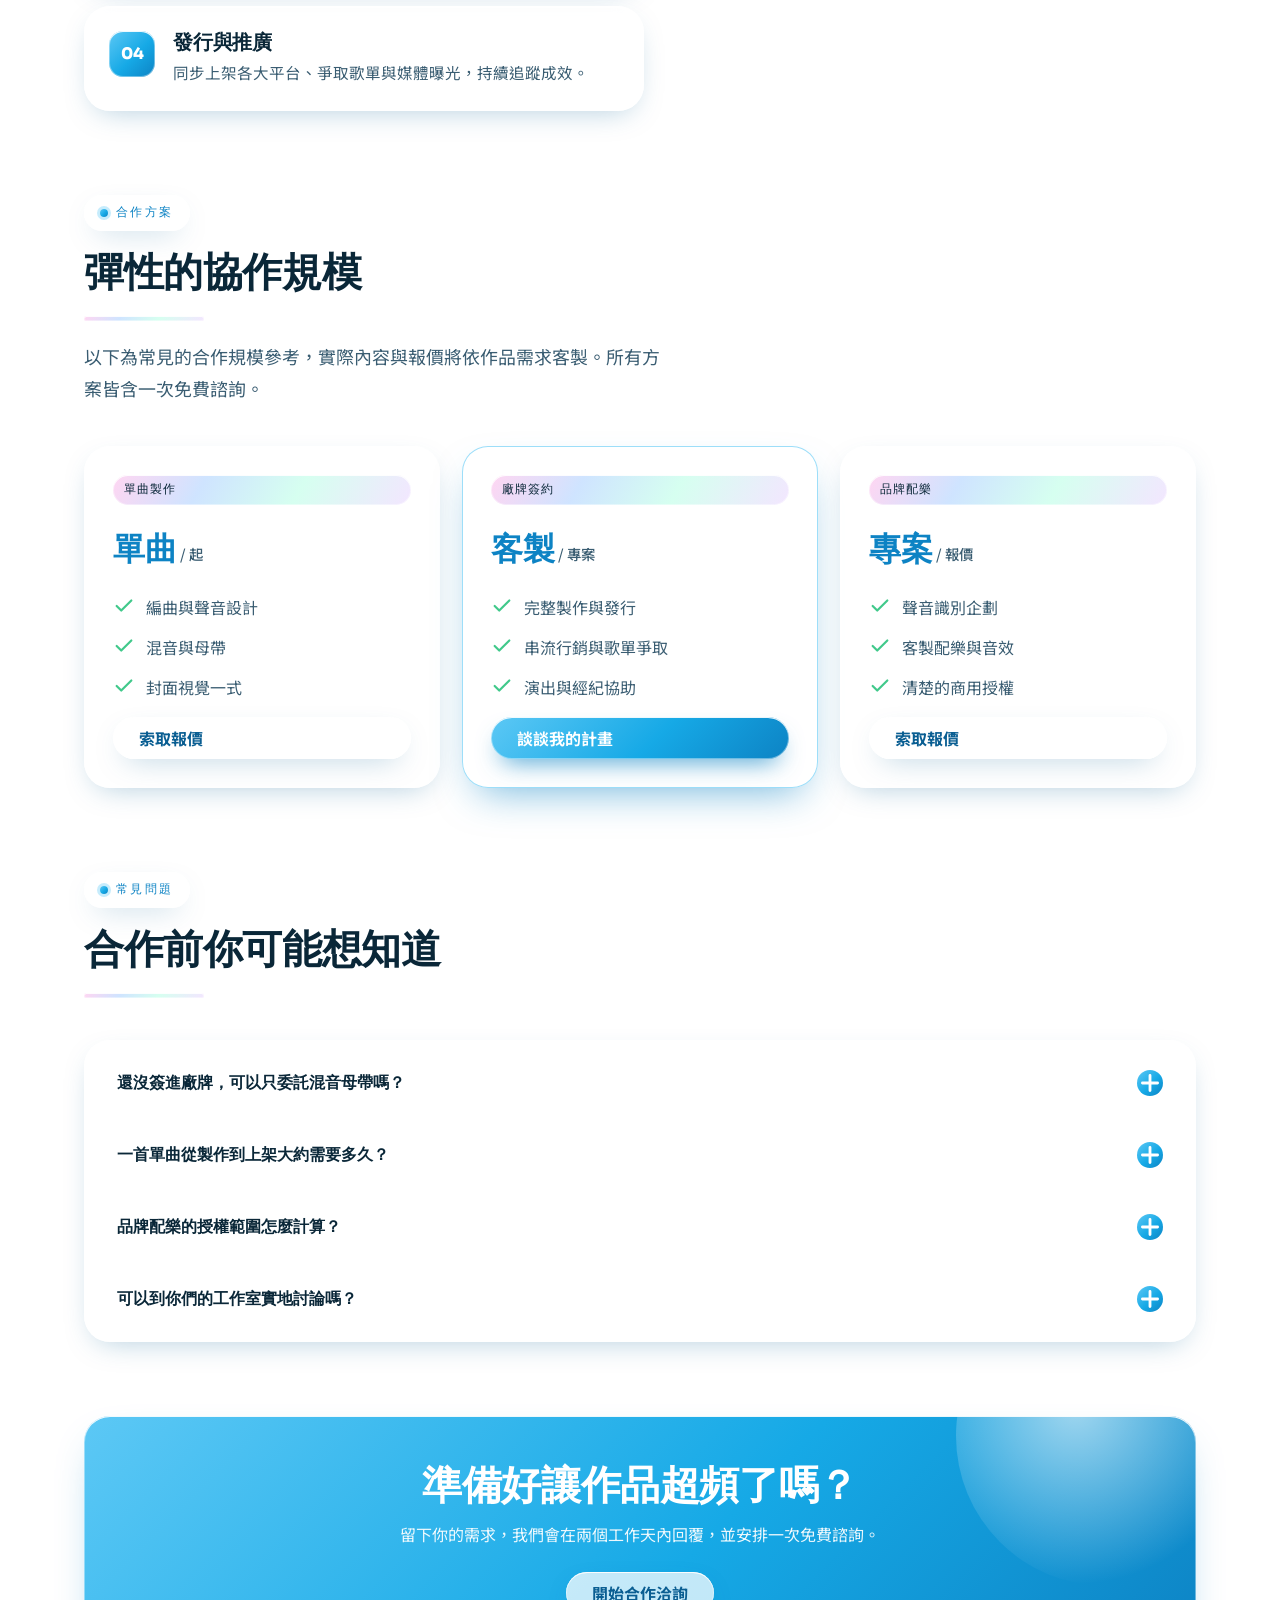
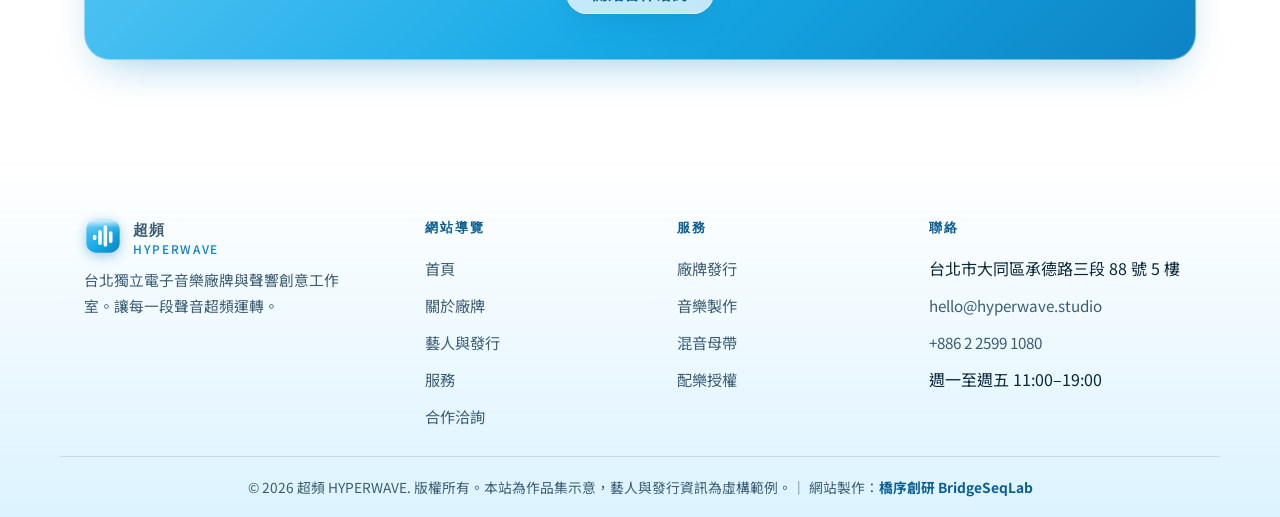
<file: services.html>
<!DOCTYPE html>
<html lang="zh-Hant">
<head>
<meta charset="UTF-8">
<meta name="viewport" content="width=device-width, initial-scale=1">
<title>服務｜超頻 HYPERWAVE 發行、製作、混音母帶與配樂授權</title>
<meta name="description" content="超頻 HYPERWAVE 提供五大服務：廠牌發行與經紀、音樂製作、混音與母帶、品牌配樂與授權、演出策劃。了解合作流程、方案與常見問題。">
<meta name="keywords" content="音樂製作服務,廠牌發行,混音母帶,品牌配樂,音樂授權,演出策劃,台北錄音室,合作流程">
<link rel="canonical" href="https://izzo24.github.io/hyperwave-label/services.html">
<meta property="og:type" content="website">
<meta property="og:locale" content="zh_TW">
<meta property="og:site_name" content="超頻 HYPERWAVE">
<meta property="og:title" content="服務｜超頻 HYPERWAVE 發行、製作、混音母帶與配樂授權">
<meta property="og:description" content="五大服務涵蓋發行、製作、混音母帶、配樂授權與演出策劃。了解合作流程與方案。">
<meta property="og:url" content="https://izzo24.github.io/hyperwave-label/services.html">
<meta property="og:image" content="https://izzo24.github.io/hyperwave-label/images/live.webp">
<meta name="twitter:card" content="summary_large_image">
<meta name="theme-color" content="#16a9e6">
<link rel="icon" type="image/svg+xml" href="./favicon.svg">
<link rel="preconnect" href="https://fonts.googleapis.com">
<link rel="preconnect" href="https://fonts.gstatic.com" crossorigin>
<link href="https://fonts.googleapis.com/css2?family=Sora:wght@600;700;800&family=Chakra+Petch:wght@500;700&family=Noto+Sans+TC:wght@400;500;700&display=swap" rel="stylesheet">
<link rel="stylesheet" href="./styles.css?v=1">
<script type="application/ld+json">
{
  "@context":"https://schema.org",
  "@graph":[
    {
      "@type":"WebPage",
      "@id":"https://izzo24.github.io/hyperwave-label/services.html#page",
      "url":"https://izzo24.github.io/hyperwave-label/services.html",
      "name":"服務｜超頻 HYPERWAVE",
      "inLanguage":"zh-Hant",
      "isPartOf":{"@id":"https://izzo24.github.io/hyperwave-label/#website"}
    },
    {
      "@type":"ItemList",
      "name":"超頻 HYPERWAVE 服務項目",
      "itemListElement":[
        {"@type":"ListItem","position":1,"item":{"@type":"Service","name":"廠牌發行與經紀","provider":{"@id":"https://izzo24.github.io/hyperwave-label/#org"},"areaServed":"TW"}},
        {"@type":"ListItem","position":2,"item":{"@type":"Service","name":"音樂製作","provider":{"@id":"https://izzo24.github.io/hyperwave-label/#org"}}},
        {"@type":"ListItem","position":3,"item":{"@type":"Service","name":"混音與母帶","provider":{"@id":"https://izzo24.github.io/hyperwave-label/#org"}}},
        {"@type":"ListItem","position":4,"item":{"@type":"Service","name":"品牌配樂與授權","provider":{"@id":"https://izzo24.github.io/hyperwave-label/#org"}}},
        {"@type":"ListItem","position":5,"item":{"@type":"Service","name":"演出策劃","provider":{"@id":"https://izzo24.github.io/hyperwave-label/#org"}}}
      ]
    },
    {
      "@type":"FAQPage",
      "@id":"https://izzo24.github.io/hyperwave-label/services.html#faq",
      "mainEntity":[
        {"@type":"Question","name":"還沒簽進廠牌，可以只委託混音母帶嗎？","acceptedAnswer":{"@type":"Answer","text":"可以。我們的製作與混音母帶服務開放給所有獨立創作者，不需要先簽約成為旗下藝人。"}},
        {"@type":"Question","name":"一首單曲從製作到上架大約需要多久？","acceptedAnswer":{"@type":"Answer","text":"視作品完成度而定，一般單曲約 3 至 6 週，包含編曲調整、混音母帶、視覺包裝與上架排程。"}},
        {"@type":"Question","name":"品牌配樂的授權範圍怎麼計算？","acceptedAnswer":{"@type":"Answer","text":"授權依使用媒介、地區與期間分級，我們會在提案時提供清楚的授權書與報價，商業使用安心透明。"}}
      ]
    },
    {
      "@type":"BreadcrumbList",
      "itemListElement":[
        {"@type":"ListItem","position":1,"name":"首頁","item":"https://izzo24.github.io/hyperwave-label/index.html"},
        {"@type":"ListItem","position":2,"name":"服務","item":"https://izzo24.github.io/hyperwave-label/services.html"}
      ]
    }
  ]
}
</script>
</head>
<body>
<nav class="nav"><div class="nav-inner">
  <a class="brand" href="./index.html" aria-label="超頻 HYPERWAVE 首頁">
    <svg viewBox="0 0 64 64" aria-hidden="true"><defs><linearGradient id="hwbg" x1="0" y1="0" x2="1" y2="1"><stop offset="0" stop-color="#5cc8f5"/><stop offset=".55" stop-color="#16a9e6"/><stop offset="1" stop-color="#0d83c4"/></linearGradient><linearGradient id="hwgl" x1="0" y1="0" x2="0" y2="1"><stop offset="0" stop-color="#fff" stop-opacity=".85"/><stop offset=".5" stop-color="#fff" stop-opacity=".12"/><stop offset="1" stop-color="#fff" stop-opacity="0"/></linearGradient></defs><rect x="4" y="4" width="56" height="56" rx="16" fill="url(#hwbg)"/><rect x="4" y="4" width="56" height="28" rx="16" fill="url(#hwgl)"/><g fill="#fff"><rect x="15" y="30" width="6" height="9" rx="3"/><rect x="24" y="22" width="6" height="25" rx="3"/><rect x="33" y="14" width="6" height="36" rx="3"/><rect x="42" y="24" width="6" height="20" rx="3"/></g></svg>
    <b>超頻<span>HYPERWAVE</span></b>
  </a>
  <button class="nav-toggle" aria-label="開啟選單" aria-expanded="false"><svg viewBox="0 0 24 24" fill="none" stroke="currentColor" stroke-width="2" stroke-linecap="round"><path d="M3 6h18M3 12h18M3 18h18"/></svg></button>
  <ul class="nav-links">
    <li><a href="./index.html">首頁</a></li>
    <li><a href="./about.html">關於廠牌</a></li>
    <li><a href="./works.html">藝人與發行</a></li>
    <li><a href="./services.html" class="active">服務</a></li>
    <li><a href="./contact.html" class="btn btn-primary" style="padding:9px 18px">合作洽詢</a></li>
  </ul>
</div></nav>

<div class="wrap"><nav class="crumb" aria-label="麵包屑"><a href="./index.html">首頁</a><span>/</span>服務</nav></div>

<main>
<header class="page-hero"><div class="wrap">
  <span class="eyebrow">服務</span>
  <h1>從一段 demo<br>到登上世界舞台</h1>
  <div class="holo-rule"></div>
  <p class="lead">無論你是尋找廠牌的創作者、需要聲音識別的品牌，或想策劃一場難忘演出的主辦方，超頻都能提供一條龍的協作。</p>
</div></header>

<section style="padding-top:24px"><div class="wrap">
  <div class="grid g-3">
    <article class="feature glass"><div class="ic"><svg viewBox="0 0 24 24" fill="none" stroke="currentColor" stroke-width="2" stroke-linecap="round" stroke-linejoin="round"><path d="M9 18V5l12-2v13"/><circle cx="6" cy="18" r="3"/><circle cx="18" cy="16" r="3"/></svg></div><h3>廠牌發行與經紀</h3><p>版權登記、數位與實體發行、串流行銷、歌單爭取與演出經紀，協助你的作品被市場看見。</p></article>
    <article class="feature glass"><div class="ic"><svg viewBox="0 0 24 24" fill="none" stroke="currentColor" stroke-width="2" stroke-linecap="round" stroke-linejoin="round"><path d="M3 12h3l3 8 4-16 3 8h5"/></svg></div><h3>音樂製作</h3><p>駐點製作人協助編曲、聲音設計與錄音，把腦中的構想化為結構完整的成品。</p></article>
    <article class="feature glass"><div class="ic"><svg viewBox="0 0 24 24" fill="none" stroke="currentColor" stroke-width="2" stroke-linecap="round" stroke-linejoin="round"><path d="M4 14a8 8 0 0 1 16 0M8 14v4M12 12v8M16 14v4"/></svg></div><h3>混音與母帶</h3><p>專業監聽環境下的混音與母帶處理，確保作品在各種裝置上都好聽、夠響、平衡。</p></article>
    <article class="feature glass"><div class="ic"><svg viewBox="0 0 24 24" fill="none" stroke="currentColor" stroke-width="2" stroke-linecap="round" stroke-linejoin="round"><path d="M4 4h16v12H4z"/><path d="M4 20h16M9 16v4M15 16v4"/></svg></div><h3>品牌配樂與授權</h3><p>為影片、空間與活動量身打造聲音識別，提供清楚透明的授權書。</p></article>
    <article class="feature glass"><div class="ic"><svg viewBox="0 0 24 24" fill="none" stroke="currentColor" stroke-width="2" stroke-linecap="round" stroke-linejoin="round"><path d="M3 21V7l9-4 9 4v14M3 21h18M9 21v-6h6v6"/></svg></div><h3>演出策劃</h3><p>從場地、視覺、燈光到音響工程，完整策劃一場具沉浸感的電子演出。</p></article>
    <article class="feature glass"><div class="ic"><svg viewBox="0 0 24 24" fill="none" stroke="currentColor" stroke-width="2" stroke-linecap="round" stroke-linejoin="round"><path d="M12 2l2.4 7.4H22l-6 4.3 2.3 7.3L12 16.7 5.7 21l2.3-7.3-6-4.3h7.6z"/></svg></div><h3>視覺包裝</h3><p>封面設計、主視覺與動態素材，讓聽覺與視覺維持一致的品牌頻率。</p></article>
  </div>
</div></section>

<section style="padding-top:10px"><div class="wrap"><div class="hero-grid">
  <div>
    <span class="eyebrow">合作流程</span>
    <h2>四個步驟，把想法做成作品</h2>
    <div class="holo-rule"></div>
    <div class="steps">
      <div class="step glass"><div class="num"></div><div><h3>聆聽與評估</h3><p>先聽你的 demo 與目標，一起釐清作品的方向、預算與時程。</p></div></div>
      <div class="step glass"><div class="num"></div><div><h3>製作與打磨</h3><p>編曲、錄音、聲音設計到混音母帶，每個階段都讓你參與確認。</p></div></div>
      <div class="step glass"><div class="num"></div><div><h3>包裝與排程</h3><p>完成視覺包裝、撰寫文案，並排定上架與行銷時程。</p></div></div>
      <div class="step glass"><div class="num"></div><div><h3>發行與推廣</h3><p>同步上架各大平台、爭取歌單與媒體曝光，持續追蹤成效。</p></div></div>
    </div>
  </div>
  <figure class="hero-figure"><img src="./images/live.webp" alt="超頻 HYPERWAVE 策劃的電子音樂演出現場，水藍與白色光澤的舞台燈光" width="1280" height="720"></figure>
</div></div></section>

<section style="padding-top:10px"><div class="wrap">
  <div class="section-head">
    <span class="eyebrow">合作方案</span>
    <h2>彈性的協作規模</h2>
    <div class="holo-rule"></div>
    <p class="lead">以下為常見的合作規模參考，實際內容與報價將依作品需求客製。所有方案皆含一次免費諮詢。</p>
  </div>
  <div class="grid g-3">
    <article class="price glass">
      <span class="tag">單曲製作</span>
      <div class="amt">單曲<small> / 起</small></div>
      <ul class="ticks">
        <li><svg viewBox="0 0 24 24" fill="none" stroke="currentColor" stroke-width="2.4" stroke-linecap="round" stroke-linejoin="round"><path d="M20 6 9 17l-5-5"/></svg>編曲與聲音設計</li>
        <li><svg viewBox="0 0 24 24" fill="none" stroke="currentColor" stroke-width="2.4" stroke-linecap="round" stroke-linejoin="round"><path d="M20 6 9 17l-5-5"/></svg>混音與母帶</li>
        <li><svg viewBox="0 0 24 24" fill="none" stroke="currentColor" stroke-width="2.4" stroke-linecap="round" stroke-linejoin="round"><path d="M20 6 9 17l-5-5"/></svg>封面視覺一式</li>
      </ul>
      <a href="./contact.html" class="btn btn-ghost">索取報價</a>
    </article>
    <article class="price glass" style="box-shadow:var(--ring),0 18px 40px -16px rgba(13,131,196,.6);border:1px solid rgba(92,200,245,.6)">
      <span class="tag">廠牌簽約</span>
      <div class="amt">客製<small> / 專案</small></div>
      <ul class="ticks">
        <li><svg viewBox="0 0 24 24" fill="none" stroke="currentColor" stroke-width="2.4" stroke-linecap="round" stroke-linejoin="round"><path d="M20 6 9 17l-5-5"/></svg>完整製作與發行</li>
        <li><svg viewBox="0 0 24 24" fill="none" stroke="currentColor" stroke-width="2.4" stroke-linecap="round" stroke-linejoin="round"><path d="M20 6 9 17l-5-5"/></svg>串流行銷與歌單爭取</li>
        <li><svg viewBox="0 0 24 24" fill="none" stroke="currentColor" stroke-width="2.4" stroke-linecap="round" stroke-linejoin="round"><path d="M20 6 9 17l-5-5"/></svg>演出與經紀協助</li>
      </ul>
      <a href="./contact.html" class="btn btn-primary">談談我的計畫</a>
    </article>
    <article class="price glass">
      <span class="tag">品牌配樂</span>
      <div class="amt">專案<small> / 報價</small></div>
      <ul class="ticks">
        <li><svg viewBox="0 0 24 24" fill="none" stroke="currentColor" stroke-width="2.4" stroke-linecap="round" stroke-linejoin="round"><path d="M20 6 9 17l-5-5"/></svg>聲音識別企劃</li>
        <li><svg viewBox="0 0 24 24" fill="none" stroke="currentColor" stroke-width="2.4" stroke-linecap="round" stroke-linejoin="round"><path d="M20 6 9 17l-5-5"/></svg>客製配樂與音效</li>
        <li><svg viewBox="0 0 24 24" fill="none" stroke="currentColor" stroke-width="2.4" stroke-linecap="round" stroke-linejoin="round"><path d="M20 6 9 17l-5-5"/></svg>清楚的商用授權</li>
      </ul>
      <a href="./contact.html" class="btn btn-ghost">索取報價</a>
    </article>
  </div>
</div></section>

<section style="padding-top:10px"><div class="wrap">
  <div class="section-head">
    <span class="eyebrow">常見問題</span>
    <h2>合作前你可能想知道</h2>
    <div class="holo-rule"></div>
  </div>
  <div class="glass" style="padding:6px 10px">
    <details class="faq"><summary>還沒簽進廠牌，可以只委託混音母帶嗎？<span class="pm"><svg viewBox="0 0 24 24" fill="none" stroke="currentColor" stroke-width="2.6" stroke-linecap="round"><path d="M12 5v14M5 12h14"/></svg></span></summary><p>可以。我們的製作與混音母帶服務開放給所有獨立創作者，不需要先簽約成為旗下藝人。</p></details>
    <details class="faq"><summary>一首單曲從製作到上架大約需要多久？<span class="pm"><svg viewBox="0 0 24 24" fill="none" stroke="currentColor" stroke-width="2.6" stroke-linecap="round"><path d="M12 5v14M5 12h14"/></svg></span></summary><p>視作品完成度而定，一般單曲約 3 至 6 週，包含編曲調整、混音母帶、視覺包裝與上架排程。</p></details>
    <details class="faq"><summary>品牌配樂的授權範圍怎麼計算？<span class="pm"><svg viewBox="0 0 24 24" fill="none" stroke="currentColor" stroke-width="2.6" stroke-linecap="round"><path d="M12 5v14M5 12h14"/></svg></span></summary><p>授權依使用媒介、地區與期間分級，我們會在提案時提供清楚的授權書與報價，商業使用安心透明。</p></details>
    <details class="faq"><summary>可以到你們的工作室實地討論嗎？<span class="pm"><svg viewBox="0 0 24 24" fill="none" stroke="currentColor" stroke-width="2.6" stroke-linecap="round"><path d="M12 5v14M5 12h14"/></svg></span></summary><p>歡迎。請先透過聯絡頁預約時段，我們位於台北市大同區承德路三段，週一至週五皆可安排。</p></details>
  </div>
</div></section>

<section style="padding-top:0"><div class="wrap"><div class="cta-band">
  <h2>準備好讓作品超頻了嗎？</h2>
  <p>留下你的需求，我們會在兩個工作天內回覆，並安排一次免費諮詢。</p>
  <a href="./contact.html" class="btn btn-ghost">開始合作洽詢</a>
</div></div></section>
</main>

<footer class="footer">
  <div class="footer-inner">
    <div>
      <a class="brand" href="./index.html" aria-label="超頻 HYPERWAVE 首頁">
        <svg viewBox="0 0 64 64" aria-hidden="true"><rect x="4" y="4" width="56" height="56" rx="16" fill="url(#hwbg)"/><rect x="4" y="4" width="56" height="28" rx="16" fill="url(#hwgl)"/><g fill="#fff"><rect x="15" y="30" width="6" height="9" rx="3"/><rect x="24" y="22" width="6" height="25" rx="3"/><rect x="33" y="14" width="6" height="36" rx="3"/><rect x="42" y="24" width="6" height="20" rx="3"/></g></svg>
        <b>超頻<span>HYPERWAVE</span></b>
      </a>
      <p>台北獨立電子音樂廠牌與聲響創意工作室。讓每一段聲音超頻運轉。</p>
    </div>
    <div><h4>網站導覽</h4><ul><li><a href="./index.html">首頁</a></li><li><a href="./about.html">關於廠牌</a></li><li><a href="./works.html">藝人與發行</a></li><li><a href="./services.html">服務</a></li><li><a href="./contact.html">合作洽詢</a></li></ul></div>
    <div><h4>服務</h4><ul><li><a href="./services.html">廠牌發行</a></li><li><a href="./services.html">音樂製作</a></li><li><a href="./services.html">混音母帶</a></li><li><a href="./services.html">配樂授權</a></li></ul></div>
    <div><h4>聯絡</h4><ul><li>台北市大同區承德路三段 88 號 5 樓</li><li><a href="mailto:hello@hyperwave.studio">hello@hyperwave.studio</a></li><li><a href="tel:+886225991080">+886 2 2599 1080</a></li><li>週一至週五 11:00–19:00</li></ul></div>
  </div>
  <div class="footer-bottom">© <span id="yr">2026</span> 超頻 HYPERWAVE. 版權所有。本站為作品集示意，藝人與發行資訊為虛構範例。｜ 網站製作：<b>橋序創研 BridgeSeqLab</b></div>
</footer>
<script src="./main.js?v=1"></script>
</body>
</html>
</file>
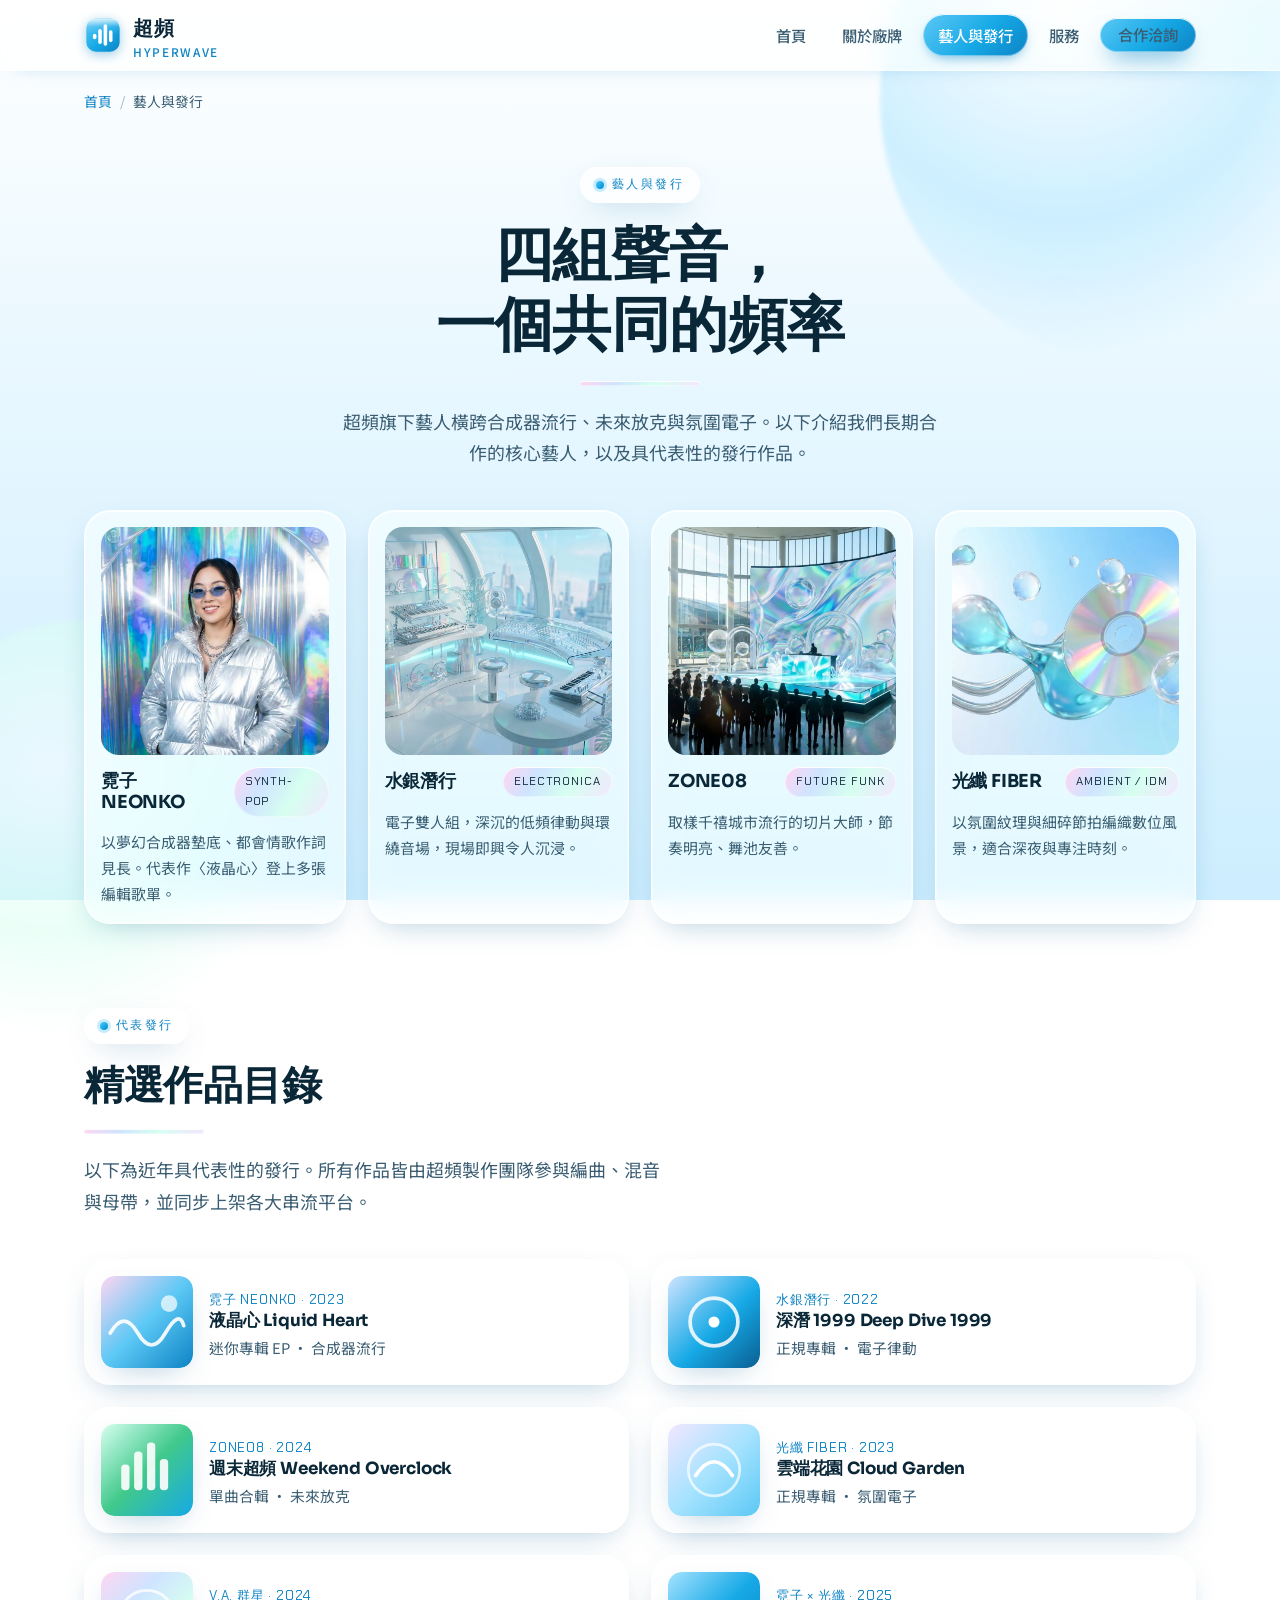
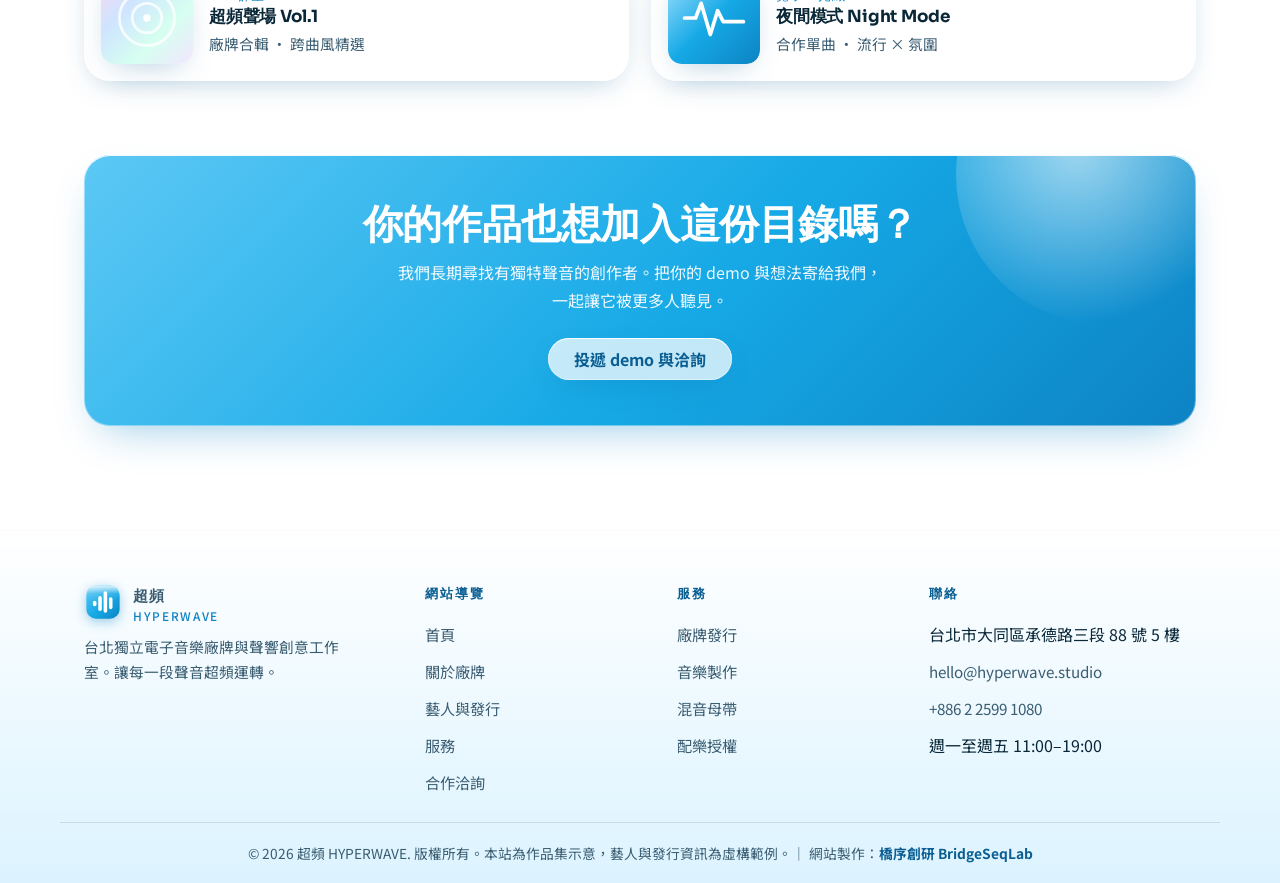
<file: works.html>
<!DOCTYPE html>
<html lang="zh-Hant">
<head>
<meta charset="UTF-8">
<meta name="viewport" content="width=device-width, initial-scale=1">
<title>藝人與發行｜超頻 HYPERWAVE 旗下藝人與作品目錄</title>
<meta name="description" content="瀏覽超頻 HYPERWAVE 旗下藝人：霓子 NEONKO、水銀潛行、ZONE08、光纖 FIBER，以及合成器流行、未來放克與氛圍電子等代表發行作品目錄。">
<meta name="keywords" content="超頻藝人,電子音樂發行,合成器流行專輯,未來放克,氛圍電子,霓子NEONKO,水銀潛行,ZONE08,光纖FIBER">
<link rel="canonical" href="https://izzo24.github.io/hyperwave-label/works.html">
<meta property="og:type" content="website">
<meta property="og:locale" content="zh_TW">
<meta property="og:site_name" content="超頻 HYPERWAVE">
<meta property="og:title" content="藝人與發行｜超頻 HYPERWAVE 旗下藝人與作品目錄">
<meta property="og:description" content="認識超頻旗下四組藝人與代表發行作品，涵蓋合成器流行、未來放克與氛圍電子。">
<meta property="og:url" content="https://izzo24.github.io/hyperwave-label/works.html">
<meta property="og:image" content="https://izzo24.github.io/hyperwave-label/images/artist.webp">
<meta name="twitter:card" content="summary_large_image">
<meta name="theme-color" content="#16a9e6">
<link rel="icon" type="image/svg+xml" href="./favicon.svg">
<link rel="preconnect" href="https://fonts.googleapis.com">
<link rel="preconnect" href="https://fonts.gstatic.com" crossorigin>
<link href="https://fonts.googleapis.com/css2?family=Sora:wght@600;700;800&family=Chakra+Petch:wght@500;700&family=Noto+Sans+TC:wght@400;500;700&display=swap" rel="stylesheet">
<link rel="stylesheet" href="./styles.css?v=1">
<script type="application/ld+json">
{
  "@context":"https://schema.org",
  "@graph":[
    {
      "@type":"CollectionPage",
      "@id":"https://izzo24.github.io/hyperwave-label/works.html#collection",
      "url":"https://izzo24.github.io/hyperwave-label/works.html",
      "name":"藝人與發行｜超頻 HYPERWAVE",
      "inLanguage":"zh-Hant",
      "isPartOf":{"@id":"https://izzo24.github.io/hyperwave-label/#website"}
    },
    {
      "@type":"ItemList",
      "name":"超頻 HYPERWAVE 代表發行",
      "itemListElement":[
        {"@type":"ListItem","position":1,"item":{"@type":"MusicAlbum","name":"液晶心 Liquid Heart","byArtist":{"@type":"MusicGroup","name":"霓子 NEONKO"},"datePublished":"2023","albumProductionType":"https://schema.org/StudioAlbum"}},
        {"@type":"ListItem","position":2,"item":{"@type":"MusicAlbum","name":"深潛 1999 Deep Dive 1999","byArtist":{"@type":"MusicGroup","name":"水銀潛行 MERCURY DIVE"},"datePublished":"2022"}},
        {"@type":"ListItem","position":3,"item":{"@type":"MusicAlbum","name":"週末超頻 Weekend Overclock","byArtist":{"@type":"MusicGroup","name":"ZONE08"},"datePublished":"2024"}},
        {"@type":"ListItem","position":4,"item":{"@type":"MusicAlbum","name":"雲端花園 Cloud Garden","byArtist":{"@type":"MusicGroup","name":"光纖 FIBER"},"datePublished":"2023"}},
        {"@type":"ListItem","position":5,"item":{"@type":"MusicAlbum","name":"超頻聲場 Vol.1 HYPERWAVE Compilation","byArtist":{"@type":"MusicGroup","name":"V.A. 群星"},"datePublished":"2024","albumProductionType":"https://schema.org/CompilationAlbum"}}
      ]
    },
    {
      "@type":"BreadcrumbList",
      "itemListElement":[
        {"@type":"ListItem","position":1,"name":"首頁","item":"https://izzo24.github.io/hyperwave-label/index.html"},
        {"@type":"ListItem","position":2,"name":"藝人與發行","item":"https://izzo24.github.io/hyperwave-label/works.html"}
      ]
    }
  ]
}
</script>
</head>
<body>
<nav class="nav"><div class="nav-inner">
  <a class="brand" href="./index.html" aria-label="超頻 HYPERWAVE 首頁">
    <svg viewBox="0 0 64 64" aria-hidden="true"><defs><linearGradient id="hwbg" x1="0" y1="0" x2="1" y2="1"><stop offset="0" stop-color="#5cc8f5"/><stop offset=".55" stop-color="#16a9e6"/><stop offset="1" stop-color="#0d83c4"/></linearGradient><linearGradient id="hwgl" x1="0" y1="0" x2="0" y2="1"><stop offset="0" stop-color="#fff" stop-opacity=".85"/><stop offset=".5" stop-color="#fff" stop-opacity=".12"/><stop offset="1" stop-color="#fff" stop-opacity="0"/></linearGradient></defs><rect x="4" y="4" width="56" height="56" rx="16" fill="url(#hwbg)"/><rect x="4" y="4" width="56" height="28" rx="16" fill="url(#hwgl)"/><g fill="#fff"><rect x="15" y="30" width="6" height="9" rx="3"/><rect x="24" y="22" width="6" height="25" rx="3"/><rect x="33" y="14" width="6" height="36" rx="3"/><rect x="42" y="24" width="6" height="20" rx="3"/></g></svg>
    <b>超頻<span>HYPERWAVE</span></b>
  </a>
  <button class="nav-toggle" aria-label="開啟選單" aria-expanded="false"><svg viewBox="0 0 24 24" fill="none" stroke="currentColor" stroke-width="2" stroke-linecap="round"><path d="M3 6h18M3 12h18M3 18h18"/></svg></button>
  <ul class="nav-links">
    <li><a href="./index.html">首頁</a></li>
    <li><a href="./about.html">關於廠牌</a></li>
    <li><a href="./works.html" class="active">藝人與發行</a></li>
    <li><a href="./services.html">服務</a></li>
    <li><a href="./contact.html" class="btn btn-primary" style="padding:9px 18px">合作洽詢</a></li>
  </ul>
</div></nav>

<div class="wrap"><nav class="crumb" aria-label="麵包屑"><a href="./index.html">首頁</a><span>/</span>藝人與發行</nav></div>

<main>
<header class="page-hero"><div class="wrap">
  <span class="eyebrow">藝人與發行</span>
  <h1>四組聲音，<br>一個共同的頻率</h1>
  <div class="holo-rule"></div>
  <p class="lead">超頻旗下藝人橫跨合成器流行、未來放克與氛圍電子。以下介紹我們長期合作的核心藝人，以及具代表性的發行作品。</p>
</div></header>

<section style="padding-top:24px"><div class="wrap">
  <div class="grid g-4">
    <article class="artist glass">
      <div class="card-media"><img src="./images/artist.webp" alt="超頻藝人 霓子 NEONKO 形象照" width="600" height="600"></div>
      <div class="meta"><h3>霓子 NEONKO</h3><span class="tag">SYNTH-POP</span></div>
      <p>以夢幻合成器墊底、都會情歌作詞見長。代表作〈液晶心〉登上多張編輯歌單。</p>
    </article>
    <article class="artist glass">
      <div class="card-media"><img src="./images/studio.webp" alt="超頻藝人 水銀潛行 MERCURY DIVE 形象照" width="600" height="600"></div>
      <div class="meta"><h3>水銀潛行</h3><span class="tag">ELECTRONICA</span></div>
      <p>電子雙人組，深沉的低頻律動與環繞音場，現場即興令人沉浸。</p>
    </article>
    <article class="artist glass">
      <div class="card-media"><img src="./images/live.webp" alt="超頻藝人 ZONE08 形象照" width="600" height="600"></div>
      <div class="meta"><h3>ZONE08</h3><span class="tag">FUTURE FUNK</span></div>
      <p>取樣千禧城市流行的切片大師，節奏明亮、舞池友善。</p>
    </article>
    <article class="artist glass">
      <div class="card-media"><img src="./images/hero.webp" alt="超頻藝人 光纖 FIBER 形象照" width="600" height="600"></div>
      <div class="meta"><h3>光纖 FIBER</h3><span class="tag">AMBIENT / IDM</span></div>
      <p>以氛圍紋理與細碎節拍編織數位風景，適合深夜與專注時刻。</p>
    </article>
  </div>
</div></section>

<section style="padding-top:10px"><div class="wrap">
  <div class="section-head">
    <span class="eyebrow">代表發行</span>
    <h2>精選作品目錄</h2>
    <div class="holo-rule"></div>
    <p class="lead">以下為近年具代表性的發行。所有作品皆由超頻製作團隊參與編曲、混音與母帶，並同步上架各大串流平台。</p>
  </div>
  <div class="grid g-2">
    <article class="release glass">
      <div class="cover"><svg viewBox="0 0 100 100" aria-hidden="true"><defs><linearGradient id="c1" x1="0" y1="0" x2="1" y2="1"><stop offset="0" stop-color="#ffd6f2"/><stop offset=".5" stop-color="#5cc8f5"/><stop offset="1" stop-color="#0d83c4"/></linearGradient></defs><rect width="100" height="100" rx="14" fill="url(#c1)"/><path d="M10 62q15-26 30 0t30 0 20-8" fill="none" stroke="#fff" stroke-width="4" stroke-linecap="round" opacity=".9"/><circle cx="74" cy="30" r="9" fill="#fff" opacity=".7"/></svg></div>
      <div><small>霓子 NEONKO · 2023</small><h3>液晶心 Liquid Heart</h3><p style="color:var(--ink-soft);font-size:.92rem;margin-top:4px">迷你專輯 EP · 合成器流行</p></div>
    </article>
    <article class="release glass">
      <div class="cover"><svg viewBox="0 0 100 100" aria-hidden="true"><defs><linearGradient id="c2" x1="0" y1="0" x2="1" y2="1"><stop offset="0" stop-color="#cfe4ff"/><stop offset=".55" stop-color="#16a9e6"/><stop offset="1" stop-color="#0a5e92"/></linearGradient></defs><rect width="100" height="100" rx="14" fill="url(#c2)"/><circle cx="50" cy="50" r="26" fill="none" stroke="#fff" stroke-width="4" opacity=".85"/><circle cx="50" cy="50" r="6" fill="#fff"/></svg></div>
      <div><small>水銀潛行 · 2022</small><h3>深潛 1999 Deep Dive 1999</h3><p style="color:var(--ink-soft);font-size:.92rem;margin-top:4px">正規專輯 · 電子律動</p></div>
    </article>
    <article class="release glass">
      <div class="cover"><svg viewBox="0 0 100 100" aria-hidden="true"><defs><linearGradient id="c3" x1="0" y1="0" x2="1" y2="1"><stop offset="0" stop-color="#d6fff0"/><stop offset=".5" stop-color="#41c98b"/><stop offset="1" stop-color="#16a9e6"/></linearGradient></defs><rect width="100" height="100" rx="14" fill="url(#c3)"/><g fill="#fff" opacity=".9"><rect x="22" y="44" width="9" height="28" rx="4"/><rect x="36" y="30" width="9" height="42" rx="4"/><rect x="50" y="20" width="9" height="52" rx="4"/><rect x="64" y="38" width="9" height="34" rx="4"/></g></svg></div>
      <div><small>ZONE08 · 2024</small><h3>週末超頻 Weekend Overclock</h3><p style="color:var(--ink-soft);font-size:.92rem;margin-top:4px">單曲合輯 · 未來放克</p></div>
    </article>
    <article class="release glass">
      <div class="cover"><svg viewBox="0 0 100 100" aria-hidden="true"><defs><linearGradient id="c4" x1="0" y1="0" x2="1" y2="1"><stop offset="0" stop-color="#f3e6ff"/><stop offset=".5" stop-color="#a6e3ff"/><stop offset="1" stop-color="#5cc8f5"/></linearGradient></defs><rect width="100" height="100" rx="14" fill="url(#c4)"/><path d="M50 22a28 28 0 1 0 .01 0" fill="none" stroke="#fff" stroke-width="3" opacity=".7"/><path d="M30 56q20-30 40 0" fill="none" stroke="#fff" stroke-width="4" stroke-linecap="round"/></svg></div>
      <div><small>光纖 FIBER · 2023</small><h3>雲端花園 Cloud Garden</h3><p style="color:var(--ink-soft);font-size:.92rem;margin-top:4px">正規專輯 · 氛圍電子</p></div>
    </article>
    <article class="release glass">
      <div class="cover"><svg viewBox="0 0 100 100" aria-hidden="true"><defs><linearGradient id="c5" x1="0" y1="0" x2="1" y2="1"><stop offset="0" stop-color="#ffd6f2"/><stop offset=".33" stop-color="#cfe4ff"/><stop offset=".66" stop-color="#d6fff0"/><stop offset="1" stop-color="#f3e6ff"/></linearGradient></defs><rect width="100" height="100" rx="14" fill="url(#c5)"/><circle cx="50" cy="50" r="30" fill="none" stroke="#fff" stroke-width="3" opacity=".8"/><circle cx="50" cy="50" r="16" fill="none" stroke="#fff" stroke-width="3" opacity=".8"/><circle cx="50" cy="50" r="4" fill="#fff"/></svg></div>
      <div><small>V.A. 群星 · 2024</small><h3>超頻聲場 Vol.1</h3><p style="color:var(--ink-soft);font-size:.92rem;margin-top:4px">廠牌合輯 · 跨曲風精選</p></div>
    </article>
    <article class="release glass">
      <div class="cover"><svg viewBox="0 0 100 100" aria-hidden="true"><defs><linearGradient id="c6" x1="0" y1="0" x2="1" y2="1"><stop offset="0" stop-color="#a6e3ff"/><stop offset=".5" stop-color="#16a9e6"/><stop offset="1" stop-color="#0d83c4"/></linearGradient></defs><rect width="100" height="100" rx="14" fill="url(#c6)"/><path d="M18 50h12l6-16 10 34 8-26 6 12h22" fill="none" stroke="#fff" stroke-width="4" stroke-linecap="round" stroke-linejoin="round"/></svg></div>
      <div><small>霓子 × 光纖 · 2025</small><h3>夜間模式 Night Mode</h3><p style="color:var(--ink-soft);font-size:.92rem;margin-top:4px">合作單曲 · 流行 × 氛圍</p></div>
    </article>
  </div>
</div></section>

<section style="padding-top:0"><div class="wrap"><div class="cta-band">
  <h2>你的作品也想加入這份目錄嗎？</h2>
  <p>我們長期尋找有獨特聲音的創作者。把你的 demo 與想法寄給我們，一起讓它被更多人聽見。</p>
  <a href="./contact.html" class="btn btn-ghost">投遞 demo 與洽詢</a>
</div></div></section>
</main>

<footer class="footer">
  <div class="footer-inner">
    <div>
      <a class="brand" href="./index.html" aria-label="超頻 HYPERWAVE 首頁">
        <svg viewBox="0 0 64 64" aria-hidden="true"><rect x="4" y="4" width="56" height="56" rx="16" fill="url(#hwbg)"/><rect x="4" y="4" width="56" height="28" rx="16" fill="url(#hwgl)"/><g fill="#fff"><rect x="15" y="30" width="6" height="9" rx="3"/><rect x="24" y="22" width="6" height="25" rx="3"/><rect x="33" y="14" width="6" height="36" rx="3"/><rect x="42" y="24" width="6" height="20" rx="3"/></g></svg>
        <b>超頻<span>HYPERWAVE</span></b>
      </a>
      <p>台北獨立電子音樂廠牌與聲響創意工作室。讓每一段聲音超頻運轉。</p>
    </div>
    <div><h4>網站導覽</h4><ul><li><a href="./index.html">首頁</a></li><li><a href="./about.html">關於廠牌</a></li><li><a href="./works.html">藝人與發行</a></li><li><a href="./services.html">服務</a></li><li><a href="./contact.html">合作洽詢</a></li></ul></div>
    <div><h4>服務</h4><ul><li><a href="./services.html">廠牌發行</a></li><li><a href="./services.html">音樂製作</a></li><li><a href="./services.html">混音母帶</a></li><li><a href="./services.html">配樂授權</a></li></ul></div>
    <div><h4>聯絡</h4><ul><li>台北市大同區承德路三段 88 號 5 樓</li><li><a href="mailto:hello@hyperwave.studio">hello@hyperwave.studio</a></li><li><a href="tel:+886225991080">+886 2 2599 1080</a></li><li>週一至週五 11:00–19:00</li></ul></div>
  </div>
  <div class="footer-bottom">© <span id="yr">2026</span> 超頻 HYPERWAVE. 版權所有。本站為作品集示意，藝人與發行資訊為虛構範例。｜ 網站製作：<b>橋序創研 BridgeSeqLab</b></div>
</footer>
<script src="./main.js?v=1"></script>
</body>
</html>
</file>
<file: styles.css>
/* ============================================================
   超頻 HYPERWAVE — Y2K / Frutiger Aero 主題樣式
   純靜態 · CSS 變數 · RWD
   ============================================================ */

:root{
  /* 色彩系統 */
  --aqua-100:#eaf8ff;
  --aqua-200:#d2f0ff;
  --aqua-300:#a6e3ff;
  --aqua-400:#5cc8f5;
  --aqua-500:#16a9e6;
  --aqua-600:#0d83c4;
  --aqua-700:#0a5e92;
  --ink:#0a2738;
  --ink-soft:#3a5d72;
  --lime:#b9f5cf;
  --lime-deep:#41c98b;
  --holo-1:#ffd6f2;
  --holo-2:#cfe4ff;
  --holo-3:#d6fff0;
  --holo-4:#f3e6ff;
  --white:#ffffff;
  --chrome-1:#ffffff;
  --chrome-2:#cfe2ee;
  --chrome-3:#9bb8c9;

  /* 漸層 */
  --grad-sky:linear-gradient(180deg,#ffffff 0%,#eaf8ff 38%,#cdeeff 100%);
  --grad-aqua:linear-gradient(135deg,#5cc8f5 0%,#16a9e6 55%,#0d83c4 100%);
  --grad-holo:linear-gradient(120deg,#ffd6f2 0%,#cfe4ff 30%,#d6fff0 62%,#f3e6ff 100%);
  --grad-chrome:linear-gradient(180deg,#ffffff 0%,#e6f1f8 45%,#b7d0de 55%,#ffffff 100%);
  --glass:rgba(255,255,255,.55);
  --glass-strong:rgba(255,255,255,.74);

  /* 形 */
  --r-lg:26px;
  --r-md:18px;
  --r-sm:12px;
  --pill:999px;
  --shadow-soft:0 18px 44px -18px rgba(13,131,196,.45);
  --shadow-card:0 10px 30px -12px rgba(10,94,146,.35);
  --ring:inset 0 1px 0 rgba(255,255,255,.85),inset 0 0 0 1px rgba(255,255,255,.4);

  --maxw:1160px;
  --font-disp:"Sora",system-ui,sans-serif;
  --font-tech:"Chakra Petch",system-ui,sans-serif;
  --font-body:"Noto Sans TC","Sora",system-ui,sans-serif;
}

*{box-sizing:border-box;margin:0;padding:0}
html{scroll-behavior:smooth}
body{
  font-family:var(--font-body);
  color:var(--ink);
  line-height:1.75;
  background:var(--grad-sky);
  background-attachment:fixed;
  min-height:100vh;
  -webkit-font-smoothing:antialiased;
  overflow-x:hidden;
}

/* 背景泡泡裝飾 */
body::before,body::after{
  content:"";position:fixed;border-radius:50%;z-index:0;pointer-events:none;
  filter:blur(2px);opacity:.5;
}
body::before{
  width:520px;height:520px;top:-160px;right:-120px;
  background:radial-gradient(circle at 35% 30%,#ffffff 0%,#a6e3ff 45%,rgba(166,227,255,0) 72%);
}
body::after{
  width:420px;height:420px;bottom:-140px;left:-120px;
  background:radial-gradient(circle at 40% 35%,#ffffff 0%,#d6fff0 45%,rgba(214,255,240,0) 72%);
}

a{color:var(--aqua-600);text-decoration:none}
a:hover{color:var(--aqua-700)}
img{max-width:100%;display:block}
.wrap{max-width:var(--maxw);margin:0 auto;padding:0 24px;position:relative;z-index:1}

/* ---------- 導覽列 ---------- */
.nav{
  position:sticky;top:0;z-index:50;
  background:rgba(255,255,255,.62);
  backdrop-filter:blur(16px) saturate(160%);
  -webkit-backdrop-filter:blur(16px) saturate(160%);
  border-bottom:1px solid rgba(255,255,255,.7);
  box-shadow:0 6px 22px -16px rgba(13,131,196,.5);
}
.nav-inner{display:flex;align-items:center;justify-content:space-between;gap:18px;padding:12px 24px;max-width:var(--maxw);margin:0 auto}
.brand{display:flex;align-items:center;gap:11px;font-family:var(--font-tech);font-weight:700;font-size:1.22rem;letter-spacing:.04em;color:var(--ink)}
.brand svg{width:38px;height:38px;flex:0 0 auto;filter:drop-shadow(0 3px 6px rgba(13,131,196,.4))}
.brand b{font-weight:700}
.brand span{font-family:var(--font-body);font-weight:500;font-size:.74rem;color:var(--aqua-600);letter-spacing:.14em;display:block;line-height:1}
.nav-links{display:flex;align-items:center;gap:6px;list-style:none;flex-wrap:wrap}
.nav-links a{
  font-weight:500;color:var(--ink-soft);padding:8px 15px;border-radius:var(--pill);
  font-size:.96rem;transition:.18s;display:inline-block;
}
.nav-links a:hover{background:rgba(255,255,255,.8);color:var(--aqua-700)}
.nav-links a.active{background:var(--grad-aqua);color:#fff;box-shadow:var(--ring),0 6px 14px -6px rgba(13,131,196,.7)}
.nav-toggle{display:none;background:none;border:0;cursor:pointer;padding:6px}
.nav-toggle svg{width:30px;height:30px;color:var(--aqua-700)}

/* ---------- 按鈕 ---------- */
.btn{
  display:inline-flex;align-items:center;gap:9px;font-family:var(--font-body);font-weight:700;
  font-size:1rem;padding:13px 26px;border-radius:var(--pill);cursor:pointer;border:0;
  transition:transform .15s,box-shadow .2s;line-height:1;
}
.btn svg{width:18px;height:18px}
.btn-primary{
  color:#fff;background:var(--grad-aqua);
  box-shadow:var(--ring),0 12px 24px -10px rgba(13,131,196,.8);
}
.btn-primary:hover{transform:translateY(-2px);color:#fff;box-shadow:var(--ring),0 16px 30px -10px rgba(13,131,196,.9)}
.btn-ghost{
  color:var(--aqua-700);background:var(--glass-strong);
  box-shadow:var(--ring),var(--shadow-card);
}
.btn-ghost:hover{transform:translateY(-2px);color:var(--aqua-700)}

/* ---------- 區段共用 ---------- */
section{position:relative;z-index:1;padding:74px 0}
.eyebrow{
  display:inline-flex;align-items:center;gap:8px;font-family:var(--font-tech);font-weight:500;
  font-size:.78rem;letter-spacing:.2em;text-transform:uppercase;color:var(--aqua-600);
  background:var(--glass-strong);padding:7px 16px;border-radius:var(--pill);
  box-shadow:var(--ring),var(--shadow-card);margin-bottom:18px;
}
.eyebrow::before{content:"";width:8px;height:8px;border-radius:50%;background:var(--grad-aqua);box-shadow:0 0 0 3px rgba(92,200,245,.35)}
h1,h2,h3{font-family:var(--font-disp);line-height:1.18;color:var(--ink);letter-spacing:-.01em}
h1{font-size:clamp(2.3rem,5.5vw,3.7rem);font-weight:800}
h2{font-size:clamp(1.7rem,3.6vw,2.5rem);font-weight:700}
h3{font-size:1.22rem;font-weight:700}
.lead{font-size:1.12rem;color:var(--ink-soft);max-width:60ch}
.section-head{max-width:64ch;margin-bottom:42px}
.holo-rule{height:5px;width:120px;border-radius:var(--pill);background:var(--grad-holo);margin:20px 0;box-shadow:var(--ring)}

/* ---------- 玻璃卡片 ---------- */
.glass{
  background:var(--glass);backdrop-filter:blur(14px) saturate(150%);
  -webkit-backdrop-filter:blur(14px) saturate(150%);
  border:1px solid rgba(255,255,255,.75);border-radius:var(--r-lg);
  box-shadow:var(--ring),var(--shadow-card);
}
.grid{display:grid;gap:22px}
.g-2{grid-template-columns:repeat(2,1fr)}
.g-3{grid-template-columns:repeat(3,1fr)}
.g-4{grid-template-columns:repeat(4,1fr)}

/* ---------- HERO ---------- */
.hero{padding:64px 0 30px}
.hero-grid{display:grid;grid-template-columns:1.05fr .95fr;gap:46px;align-items:center}
.hero h1 .holo{
  background:linear-gradient(110deg,#0d83c4,#16a9e6 35%,#41c98b 70%,#0d83c4);
  -webkit-background-clip:text;background-clip:text;color:transparent;
}
.hero .lead{margin:22px 0 30px}
.hero-cta{display:flex;gap:14px;flex-wrap:wrap}
.hero-figure{position:relative;border-radius:var(--r-lg);overflow:hidden;box-shadow:var(--shadow-soft);border:1px solid rgba(255,255,255,.7)}
.hero-figure img{width:100%;height:100%;object-fit:cover;aspect-ratio:16/9}
.hero-figure::after{content:"";position:absolute;inset:0;background:linear-gradient(160deg,rgba(255,255,255,.32),rgba(255,255,255,0) 38%);pointer-events:none}
.chips{display:flex;gap:10px;flex-wrap:wrap;margin-top:26px}
.chip{font-family:var(--font-tech);font-size:.82rem;letter-spacing:.05em;padding:7px 14px;border-radius:var(--pill);background:var(--glass-strong);box-shadow:var(--ring),var(--shadow-card);color:var(--ink-soft)}

/* 數據列 */
.stats{display:grid;grid-template-columns:repeat(4,1fr);gap:18px;margin-top:46px}
.stat{padding:22px;text-align:center}
.stat b{display:block;font-family:var(--font-disp);font-weight:800;font-size:2rem;color:var(--aqua-600);line-height:1}
.stat span{font-size:.9rem;color:var(--ink-soft)}

/* 服務 / 特色卡 */
.feature{padding:26px}
.feature .ic{width:54px;height:54px;border-radius:16px;display:grid;place-items:center;background:var(--grad-aqua);box-shadow:var(--ring),0 10px 20px -10px rgba(13,131,196,.8);margin-bottom:16px}
.feature .ic svg{width:28px;height:28px;color:#fff}
.feature h3{margin-bottom:8px}
.feature p{color:var(--ink-soft);font-size:.98rem}

/* 藝人 / 發行卡 */
.card-media{overflow:hidden;border-radius:var(--r-md);aspect-ratio:1/1;margin-bottom:0}
.card-media img{width:100%;height:100%;object-fit:cover}
.artist{padding:16px;display:flex;flex-direction:column;gap:12px}
.artist .meta{display:flex;align-items:center;justify-content:space-between;gap:10px}
.tag{font-family:var(--font-tech);font-size:.72rem;letter-spacing:.08em;padding:5px 11px;border-radius:var(--pill);background:var(--grad-holo);color:var(--ink);box-shadow:var(--ring)}
.artist h3{font-size:1.12rem}
.artist p{font-size:.93rem;color:var(--ink-soft)}

.release{display:flex;gap:16px;align-items:center;padding:16px}
.release .cover{flex:0 0 92px;width:92px;height:92px;border-radius:14px;overflow:hidden;box-shadow:var(--shadow-card)}
.release .cover img{width:100%;height:100%;object-fit:cover}
.release h3{font-size:1.05rem}
.release small{font-family:var(--font-tech);color:var(--aqua-600);letter-spacing:.06em}

/* 流程步驟 */
.steps{counter-reset:s;display:grid;gap:18px}
.step{padding:24px;display:flex;gap:18px;align-items:flex-start}
.step .num{counter-increment:s;flex:0 0 auto;width:46px;height:46px;border-radius:14px;display:grid;place-items:center;font-family:var(--font-disp);font-weight:800;color:#fff;background:var(--grad-aqua);box-shadow:var(--ring)}
.step .num::before{content:counter(s,decimal-leading-zero)}
.step h3{margin-bottom:5px}
.step p{color:var(--ink-soft);font-size:.97rem}

/* 列表勾選 */
.ticks{list-style:none;display:grid;gap:12px}
.ticks li{display:flex;gap:11px;align-items:flex-start;color:var(--ink-soft)}
.ticks svg{flex:0 0 auto;width:22px;height:22px;color:var(--lime-deep);margin-top:2px}

/* 價格 / 服務方案 */
.price{padding:28px;display:flex;flex-direction:column;gap:16px}
.price .amt{font-family:var(--font-disp);font-weight:800;font-size:2rem;color:var(--aqua-600)}
.price .amt small{font-size:.9rem;font-weight:500;color:var(--ink-soft);font-family:var(--font-body)}

/* 表格 */
table.spec{width:100%;border-collapse:collapse;font-size:.96rem}
table.spec th,table.spec td{text-align:left;padding:13px 14px;border-bottom:1px solid rgba(155,184,201,.4)}
table.spec th{font-family:var(--font-tech);color:var(--aqua-700);font-weight:700;letter-spacing:.03em}

/* CTA 帶 */
.cta-band{padding:46px;text-align:center;background:var(--grad-aqua);border-radius:var(--r-lg);box-shadow:var(--ring),var(--shadow-soft);position:relative;overflow:hidden}
.cta-band::before{content:"";position:absolute;width:300px;height:300px;border-radius:50%;top:-130px;right:-60px;background:radial-gradient(circle at 40% 40%,rgba(255,255,255,.6),rgba(255,255,255,0) 70%)}
.cta-band h2,.cta-band p{color:#fff;position:relative}
.cta-band p{opacity:.92;margin:10px auto 24px;max-width:54ch}
.cta-band .btn-ghost{color:var(--aqua-700)}

/* 表單 */
.field{display:flex;flex-direction:column;gap:7px;margin-bottom:16px}
.field label{font-weight:500;font-size:.92rem;color:var(--ink)}
.field input,.field textarea,.field select{
  font-family:var(--font-body);font-size:1rem;padding:12px 15px;border-radius:14px;
  border:1px solid rgba(155,184,201,.6);background:rgba(255,255,255,.8);color:var(--ink);
  box-shadow:inset 0 1px 3px rgba(10,94,146,.12);
}
.field input:focus,.field textarea:focus,.field select:focus{outline:none;border-color:var(--aqua-400);box-shadow:0 0 0 3px rgba(92,200,245,.35)}
.note{font-size:.86rem;color:var(--ink-soft)}

/* 詳情 / FAQ */
details.faq{padding:6px 22px;margin-bottom:0}
details.faq summary{cursor:pointer;font-weight:700;font-family:var(--font-disp);padding:16px 0;list-style:none;display:flex;justify-content:space-between;align-items:center;gap:14px}
details.faq summary::-webkit-details-marker{display:none}
details.faq summary .pm{flex:0 0 auto;width:26px;height:26px;border-radius:50%;display:grid;place-items:center;background:var(--grad-aqua);color:#fff;transition:transform .2s}
details.faq[open] summary .pm{transform:rotate(45deg)}
details.faq p{padding:0 0 18px;color:var(--ink-soft)}

/* 麵包屑 */
.crumb{font-size:.86rem;color:var(--ink-soft);padding:18px 0 0}
.crumb a{color:var(--aqua-600)}
.crumb span{margin:0 8px;color:var(--chrome-3)}

/* 頁首小標題區 */
.page-hero{padding:54px 0 18px;text-align:center}
.page-hero .lead{margin:18px auto 0}
.page-hero .holo-rule{margin:20px auto}

/* ---------- 頁尾 ---------- */
.footer{position:relative;z-index:1;margin-top:30px;background:linear-gradient(180deg,rgba(255,255,255,.5),rgba(205,238,255,.7));border-top:1px solid rgba(255,255,255,.8);backdrop-filter:blur(10px)}
.footer-inner{display:grid;grid-template-columns:1.4fr 1fr 1fr 1.2fr;gap:30px;padding:52px 24px 26px;max-width:var(--maxw);margin:0 auto}
.footer h4{font-family:var(--font-tech);font-size:.82rem;letter-spacing:.16em;text-transform:uppercase;color:var(--aqua-700);margin-bottom:14px}
.footer ul{list-style:none;display:grid;gap:9px}
.footer a{color:var(--ink-soft);font-size:.95rem}
.footer a:hover{color:var(--aqua-700)}
.footer .brand{margin-bottom:12px}
.footer p{font-size:.92rem;color:var(--ink-soft);max-width:34ch}
.footer-bottom{border-top:1px solid rgba(155,184,201,.4);padding:18px 24px;text-align:center;font-size:.86rem;color:var(--ink-soft);max-width:var(--maxw);margin:0 auto}
.footer-bottom b{color:var(--aqua-700)}

/* ---------- RWD ---------- */
@media(max-width:900px){
  .hero-grid{grid-template-columns:1fr;gap:30px}
  .g-4{grid-template-columns:repeat(2,1fr)}
  .g-3{grid-template-columns:repeat(2,1fr)}
  .stats{grid-template-columns:repeat(2,1fr)}
  .footer-inner{grid-template-columns:1fr 1fr}
}
@media(max-width:680px){
  .nav-toggle{display:block}
  .nav-links{
    display:none;position:absolute;top:64px;left:16px;right:16px;flex-direction:column;align-items:stretch;
    background:rgba(255,255,255,.92);backdrop-filter:blur(18px);border-radius:var(--r-md);
    padding:12px;gap:4px;box-shadow:var(--shadow-soft);border:1px solid rgba(255,255,255,.8);
  }
  .nav-links.open{display:flex}
  .nav-links a{padding:11px 14px}
  section{padding:54px 0}
  .g-2,.g-3,.g-4,.stats{grid-template-columns:1fr}
  .footer-inner{grid-template-columns:1fr}
  .release{flex-direction:column;text-align:center}
  .release .cover{align-self:center}
}
</file>
